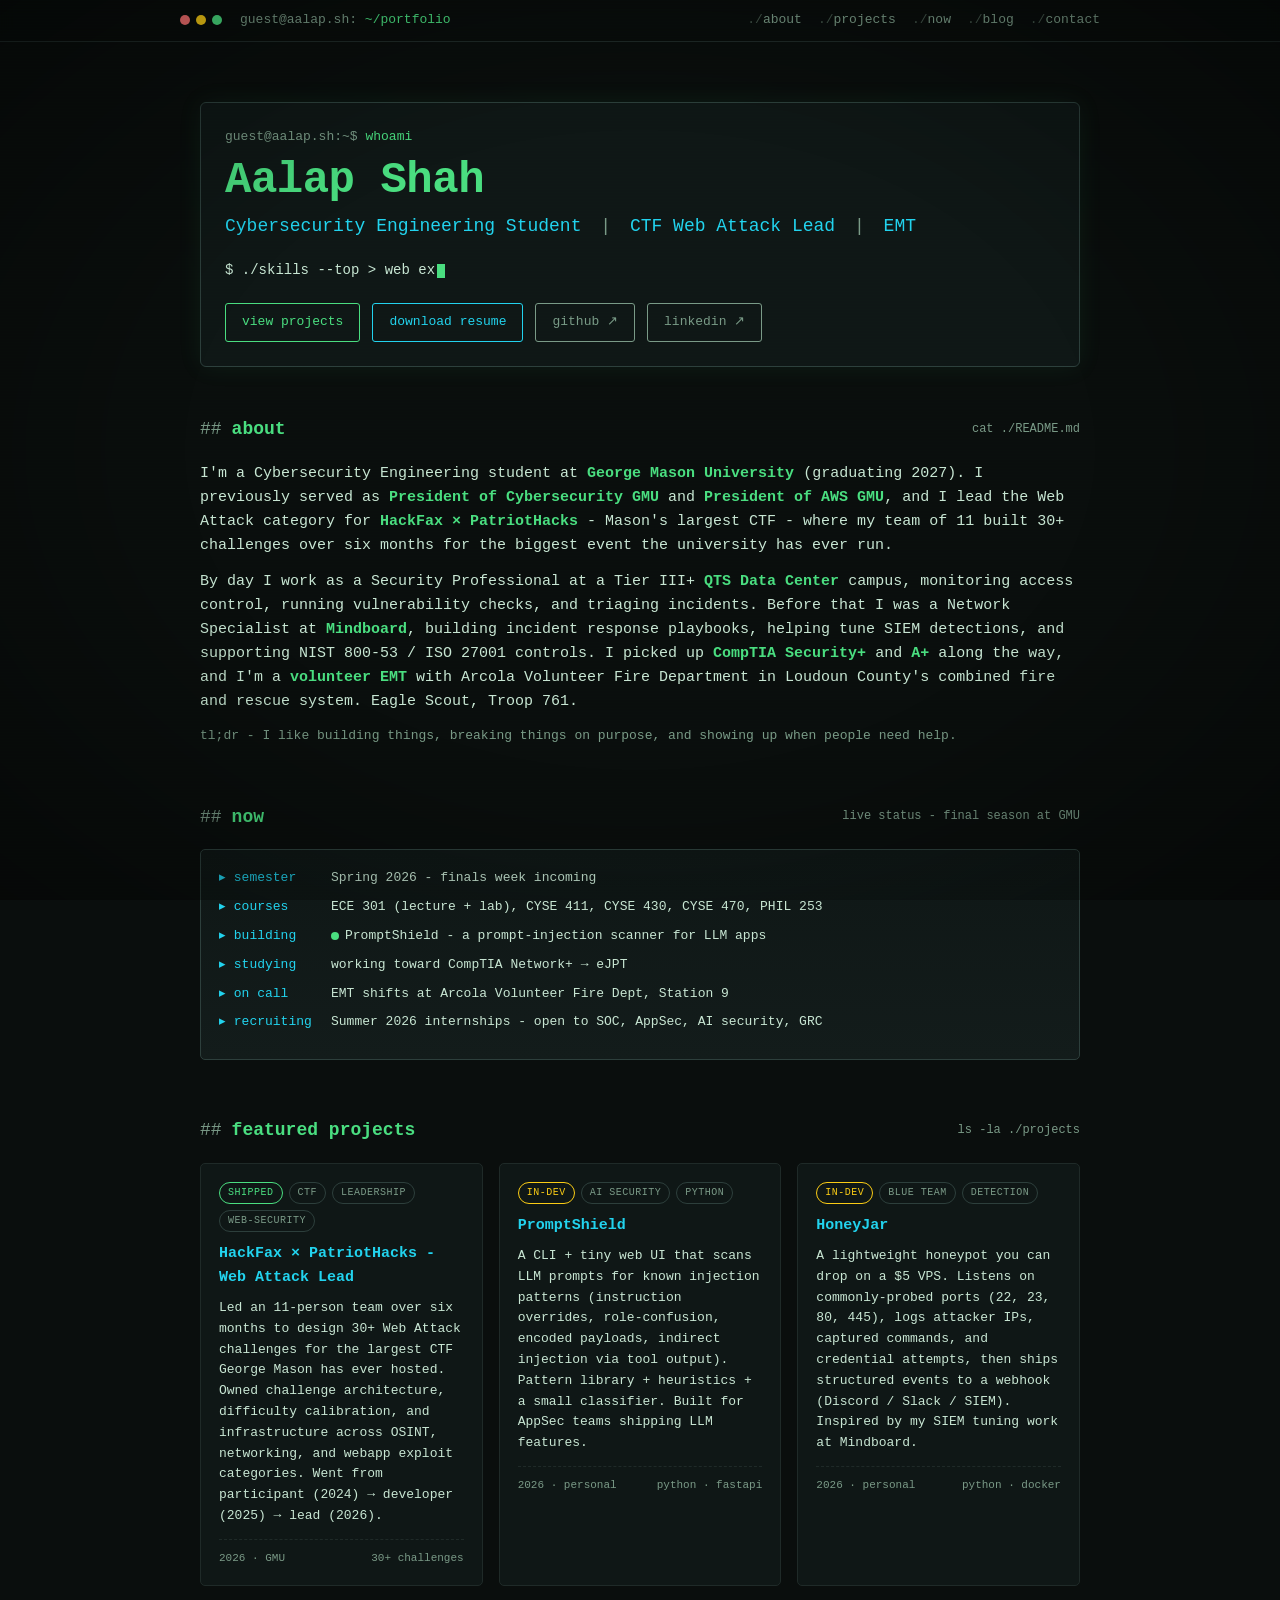
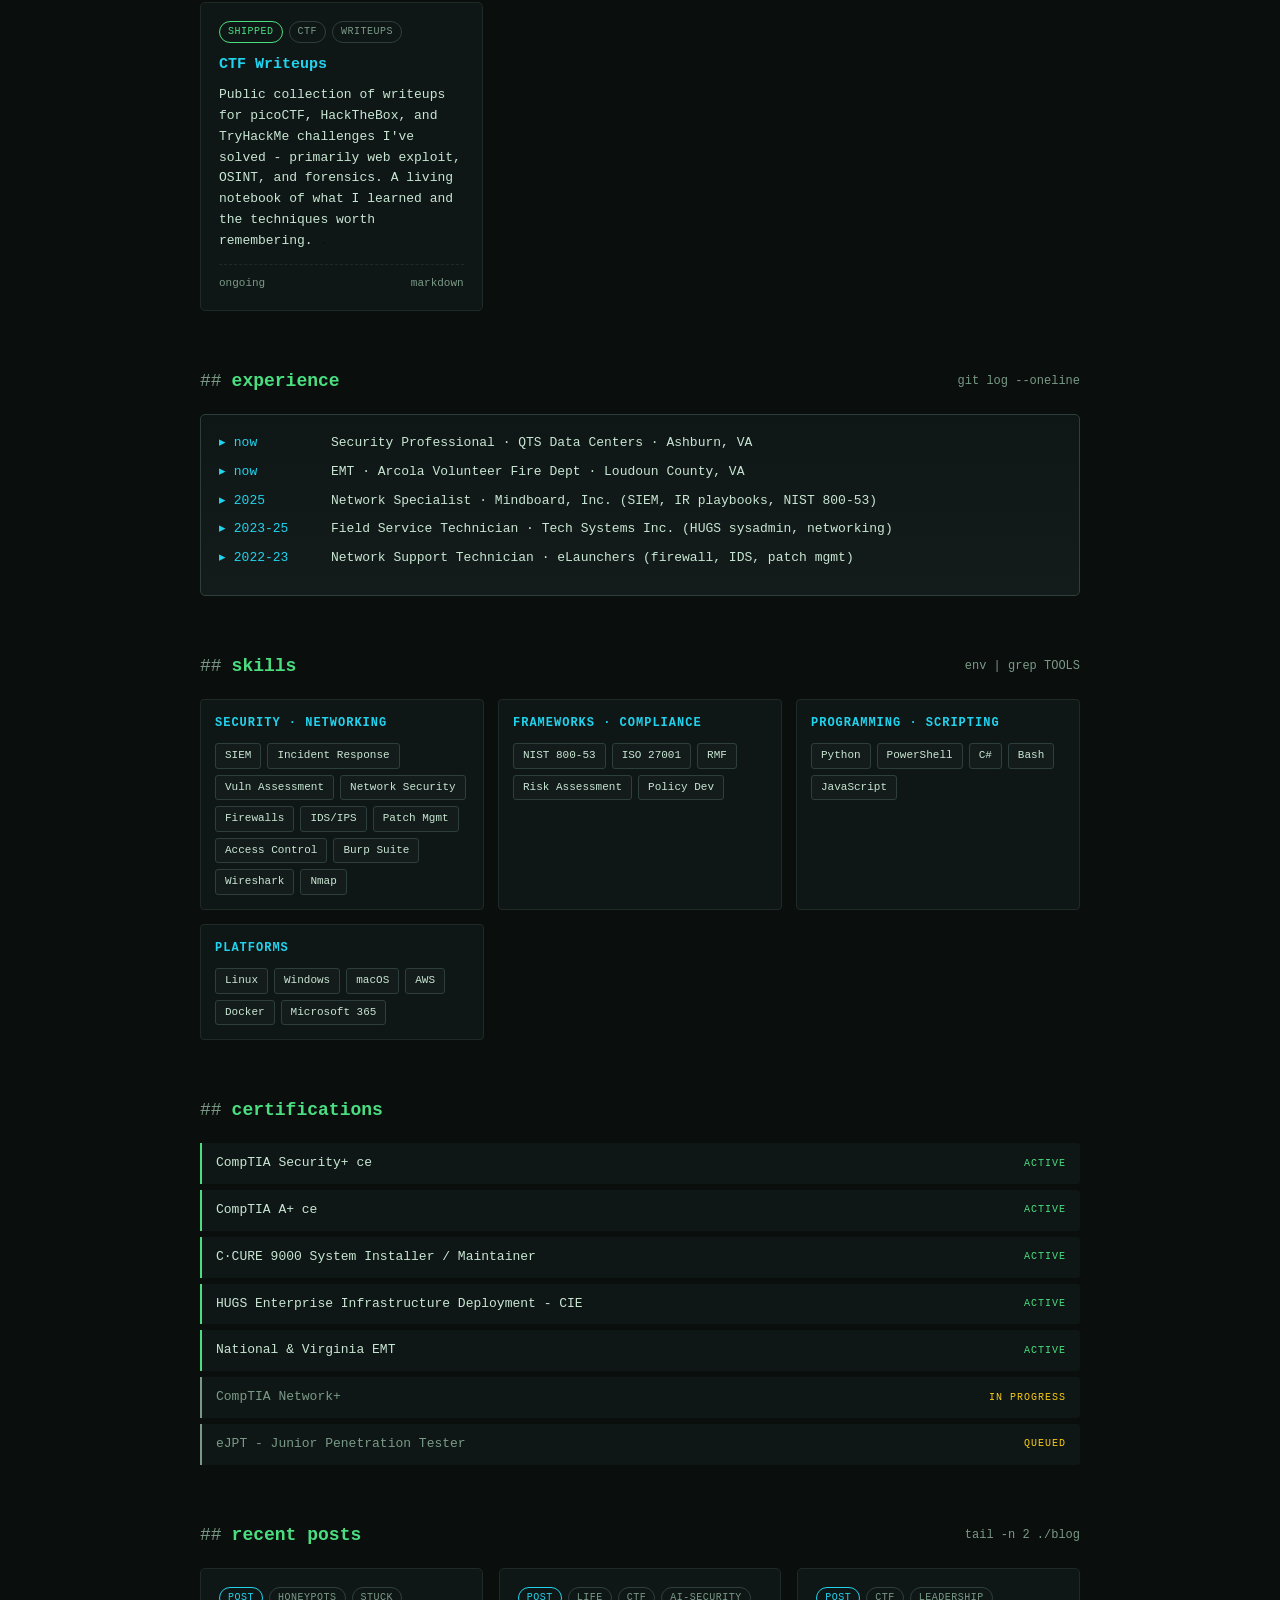
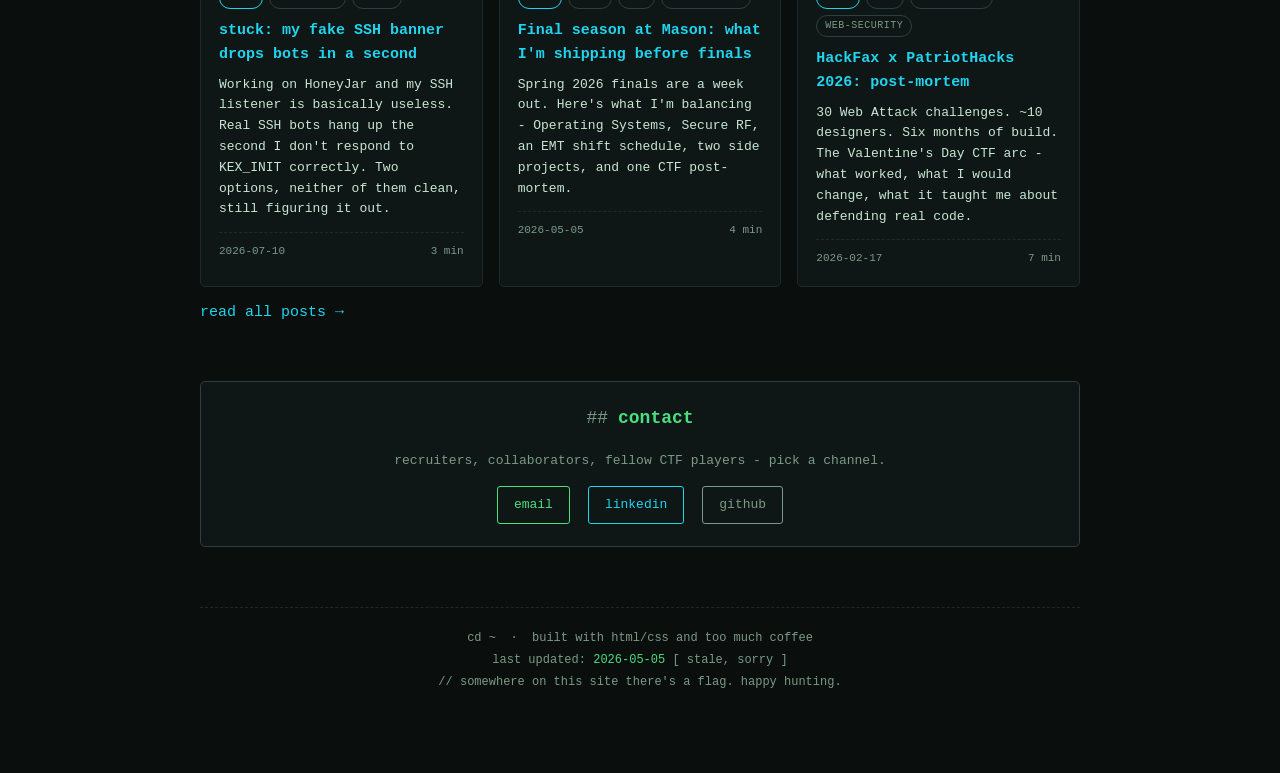
<file: index.html>
<!doctype html>
<html lang="en">
<head>
<meta charset="utf-8" />
<meta name="viewport" content="width=device-width, initial-scale=1" />
<title>Aalap Shah - Cybersecurity Engineering @ GMU</title>
<meta name="description" content="Aalap Shah - Cybersecurity Engineering student at George Mason University, CTF Web Attack Lead, EMT, builder of security tools and AI-adjacent projects." />
<meta name="author" content="Aalap Shah" />
<meta property="og:title" content="Aalap Shah - Cybersecurity Engineering @ GMU" />
<meta property="og:description" content="CTF Web Attack Lead. SOC analyst in training. Builder. EMT. Eagle Scout." />
<meta property="og:type" content="website" />
<meta property="og:url" content="https://aalap-shah421.github.io/" />
<link rel="icon" href="data:image/svg+xml;utf8,<svg xmlns='http://www.w3.org/2000/svg' viewBox='0 0 64 64'><rect width='64' height='64' fill='%230a0e0d'/><text x='8' y='44' font-family='monospace' font-size='32' fill='%234ade80'>%26gt;_</text></svg>" />
<link rel="stylesheet" href="style.css" />
<!-- nice instinct opening view-source. there's a small CTF hidden across this site - start at /robots.txt if you want to find it. AALAP{snake_case_thing} is the format. -->
</head>
<body>

<header class="topbar">
  <div class="topbar-inner">
    <div class="dots"><span class="dot r"></span><span class="dot y"></span><span class="dot g"></span></div>
    <div class="path">guest@aalap.sh: <span>~/portfolio</span></div>
    <nav class="nav">
      <a href="#about">about</a>
      <a href="#projects">projects</a>
      <a href="#now">now</a>
      <a href="blog.html">blog</a>
      <a href="#contact">contact</a>
    </nav>
  </div>
</header>

<main class="wrap">

  <section class="hero">
    <div class="prompt">whoami</div>
    <h1>Aalap Shah</h1>
    <div class="role">
      <span>Cybersecurity Engineering Student</span>
      <span class="sep">|</span>
      <span>CTF Web Attack Lead</span>
      <span class="sep">|</span>
      <span>EMT</span>
    </div>
    <div class="typed-line"><span id="typed"></span><span class="cursor"></span></div>
    <div class="actions">
      <a class="btn" href="#projects">view projects</a>
      <a class="btn cyan" href="assets/resume.pdf" download>download resume</a>
      <a class="btn dim" href="https://github.com/aalap-shah421" target="_blank" rel="noopener">github ↗</a>
      <a class="btn dim" href="https://www.linkedin.com/in/aalapshah421/" target="_blank" rel="noopener">linkedin ↗</a>
    </div>
  </section>

  <section id="about">
    <h2>about <span class="meta">cat ./README.md</span></h2>
    <p>
      I'm a Cybersecurity Engineering student at <strong>George Mason University</strong>
      (graduating 2027). I previously served as <strong>President of Cybersecurity GMU</strong>
      and <strong>President of AWS GMU</strong>, and I lead the Web Attack category for
      <strong>HackFax × PatriotHacks</strong> - Mason's largest CTF - where my team of 11
      built 30+ challenges over six months for the biggest event the university has ever run.
    </p>
    <p>
      By day I work as a Security Professional at a Tier III+ <strong>QTS Data Center</strong>
      campus, monitoring access control, running vulnerability checks, and triaging incidents.
      Before that I was a Network Specialist at <strong>Mindboard</strong>, building incident
      response playbooks, helping tune SIEM detections, and supporting NIST 800-53 / ISO 27001
      controls. I picked up <strong>CompTIA Security+</strong> and <strong>A+</strong> along
      the way, and I'm a <strong>volunteer EMT</strong> with Arcola Volunteer Fire Department
      in Loudoun County's combined fire and rescue system. Eagle Scout, Troop 761.
    </p>
    <p class="dim">
      tl;dr - I like building things, breaking things on purpose, and showing up when
      people need help.
    </p>
  </section>

  <section id="now">
    <h2>now <span class="meta">live status - final season at GMU</span></h2>
    <div class="now-block">
      <div class="now-line"><span class="key">▸ semester</span><span class="val">Spring 2026 - finals week incoming</span></div>
      <div class="now-line"><span class="key">▸ courses</span><span class="val">ECE 301 (lecture + lab), CYSE 411, CYSE 430, CYSE 470, PHIL 253</span></div>
      <div class="now-line"><span class="key">▸ building</span><span class="val"><span class="pulse"></span>PromptShield - a prompt-injection scanner for LLM apps</span></div>
      <div class="now-line"><span class="key">▸ studying</span><span class="val">working toward CompTIA Network+ → eJPT</span></div>
      <div class="now-line"><span class="key">▸ on call</span><span class="val">EMT shifts at Arcola Volunteer Fire Dept, Station 9</span></div>
      <div class="now-line"><span class="key">▸ recruiting</span><span class="val">Summer 2026 internships - open to SOC, AppSec, AI security, GRC</span></div>
    </div>
  </section>

  <section id="projects">
    <h2>featured projects <span class="meta">ls -la ./projects</span></h2>
    <div class="grid">

      <article class="card">
        <div class="tag-row">
          <span class="tag green">shipped</span>
          <span class="tag">CTF</span>
          <span class="tag">leadership</span>
          <span class="tag">web-security</span>
        </div>
        <h3><a href="#projects">HackFax × PatriotHacks - Web Attack Lead</a></h3>
        <p class="desc">
          Led an 11-person team over six months to design 30+ Web Attack challenges
          for the largest CTF George Mason has ever hosted. Owned challenge architecture,
          difficulty calibration, and infrastructure across OSINT, networking, and webapp
          exploit categories. Went from participant (2024) → developer (2025) → lead (2026).
        </p>
        <div class="meta"><span>2026 · GMU</span><span>30+ challenges</span></div>
      </article>

      <article class="card">
        <div class="tag-row">
          <span class="tag yellow">in-dev</span>
          <span class="tag">AI security</span>
          <span class="tag">python</span>
        </div>
        <h3><a href="https://github.com/aalap-shah421" target="_blank" rel="noopener">PromptShield</a></h3>
        <p class="desc">
          A CLI + tiny web UI that scans LLM prompts for known injection patterns
          (instruction overrides, role-confusion, encoded payloads, indirect injection
          via tool output). Pattern library + heuristics + a small classifier. Built
          for AppSec teams shipping LLM features.
        </p>
        <div class="meta"><span>2026 · personal</span><span>python · fastapi</span></div>
      </article>

      <article class="card">
        <div class="tag-row">
          <span class="tag yellow">in-dev</span>
          <span class="tag">blue team</span>
          <span class="tag">detection</span>
        </div>
        <h3><a href="https://github.com/aalap-shah421" target="_blank" rel="noopener">HoneyJar</a></h3>
        <p class="desc">
          A lightweight honeypot you can drop on a $5 VPS. Listens on commonly-probed
          ports (22, 23, 80, 445), logs attacker IPs, captured commands, and credential
          attempts, then ships structured events to a webhook (Discord / Slack / SIEM).
          Inspired by my SIEM tuning work at Mindboard.
        </p>
        <div class="meta"><span>2026 · personal</span><span>python · docker</span></div>
      </article>

      <article class="card">
        <div class="tag-row">
          <span class="tag green">shipped</span>
          <span class="tag">CTF</span>
          <span class="tag">writeups</span>
        </div>
        <h3><a href="https://github.com/aalap-shah421" target="_blank" rel="noopener">CTF Writeups</a></h3>
        <p class="desc">
          Public collection of writeups for picoCTF, HackTheBox, and TryHackMe
          challenges I've solved - primarily web exploit, OSINT, and forensics.
          A living notebook of what I learned and the techniques worth remembering.
          
          <span id="quiet" data-q="2f2e68696464656e2f7768696368776179">.</span>
        </p>
        <div class="meta"><span>ongoing</span><span>markdown</span></div>
      </article>

    </div>
  </section>

  <section id="experience">
    <h2>experience <span class="meta">git log --oneline</span></h2>
    <div class="now-block">
      <div class="now-line"><span class="key">▸ now</span><span class="val">Security Professional · QTS Data Centers · Ashburn, VA</span></div>
      <div class="now-line"><span class="key">▸ now</span><span class="val">EMT · Arcola Volunteer Fire Dept · Loudoun County, VA</span></div>
      <div class="now-line"><span class="key">▸ 2025</span><span class="val">Network Specialist · Mindboard, Inc. (SIEM, IR playbooks, NIST 800-53)</span></div>
      <div class="now-line"><span class="key">▸ 2023-25</span><span class="val">Field Service Technician · Tech Systems Inc. (HUGS sysadmin, networking)</span></div>
      <div class="now-line"><span class="key">▸ 2022-23</span><span class="val">Network Support Technician · eLaunchers (firewall, IDS, patch mgmt)</span></div>
    </div>
  </section>

  <section id="skills">
    <h2>skills <span class="meta">env | grep TOOLS</span></h2>
    <div class="skill-grid">
      <div class="skill-block">
        <h4>Security · Networking</h4>
        <div class="pills">
          <span class="pill">SIEM</span><span class="pill">Incident Response</span>
          <span class="pill">Vuln Assessment</span><span class="pill">Network Security</span>
          <span class="pill">Firewalls</span><span class="pill">IDS/IPS</span>
          <span class="pill">Patch Mgmt</span><span class="pill">Access Control</span>
          <span class="pill">Burp Suite</span><span class="pill">Wireshark</span>
          <span class="pill">Nmap</span>
        </div>
      </div>
      <div class="skill-block">
        <h4>Frameworks · Compliance</h4>
        <div class="pills">
          <span class="pill">NIST 800-53</span><span class="pill">ISO 27001</span>
          <span class="pill">RMF</span><span class="pill">Risk Assessment</span>
          <span class="pill">Policy Dev</span>
        </div>
      </div>
      <div class="skill-block">
        <h4>Programming · Scripting</h4>
        <div class="pills">
          <span class="pill">Python</span><span class="pill">PowerShell</span>
          <span class="pill">C#</span><span class="pill">Bash</span>
          <span class="pill">JavaScript</span>
        </div>
      </div>
      <div class="skill-block">
        <h4>Platforms</h4>
        <div class="pills">
          <span class="pill">Linux</span><span class="pill">Windows</span>
          <span class="pill">macOS</span><span class="pill">AWS</span>
          <span class="pill">Docker</span><span class="pill">Microsoft 365</span>
        </div>
      </div>
    </div>
  </section>

  <section id="certs">
    <h2>certifications</h2>
    <div class="cert-row">
      <div class="cert">CompTIA Security+ ce <span class="stat">active</span></div>
      <div class="cert">CompTIA A+ ce <span class="stat">active</span></div>
      <div class="cert">C·CURE 9000 System Installer / Maintainer <span class="stat">active</span></div>
      <div class="cert">HUGS Enterprise Infrastructure Deployment - CIE <span class="stat">active</span></div>
      <div class="cert">National & Virginia EMT <span class="stat">active</span></div>
      <div class="cert dim">CompTIA Network+ <span class="stat">in progress</span></div>
      <div class="cert dim">eJPT - Junior Penetration Tester <span class="stat">queued</span></div>
    </div>
  </section>

  <section id="writing">
    <h2>recent posts <span class="meta">tail -n 2 ./blog</span></h2>
    <div class="grid post-list" id="post-list">
      <!-- populated by script.js from posts/index.json -->
    </div>
    <div style="margin-top:14px"><a href="blog.html">read all posts →</a></div>
  </section>

  <section id="contact" class="contact">
    <h2>contact</h2>
    <p class="dim">recruiters, collaborators, fellow CTF players - pick a channel.</p>
    <div class="row">
      <a class="btn" href="mailto:aalap421+contactme@gmail.com">email</a>
      <a class="btn cyan" href="https://www.linkedin.com/in/aalapshah421/" target="_blank" rel="noopener">linkedin</a>
      <a class="btn dim" href="https://github.com/aalap-shah421" target="_blank" rel="noopener">github</a>
    </div>
  </section>

  <footer>
    <div>cd ~ &nbsp;·&nbsp; built with html/css and too much coffee</div>
    <div>last updated: <span class="last-updated" id="last-updated">2026-05-05</span></div>
    <div class="dim">// somewhere on this site there's a flag. happy hunting.</div>
  </footer>

</main>

<script src="script.js"></script>
</body>
</html>
</file>
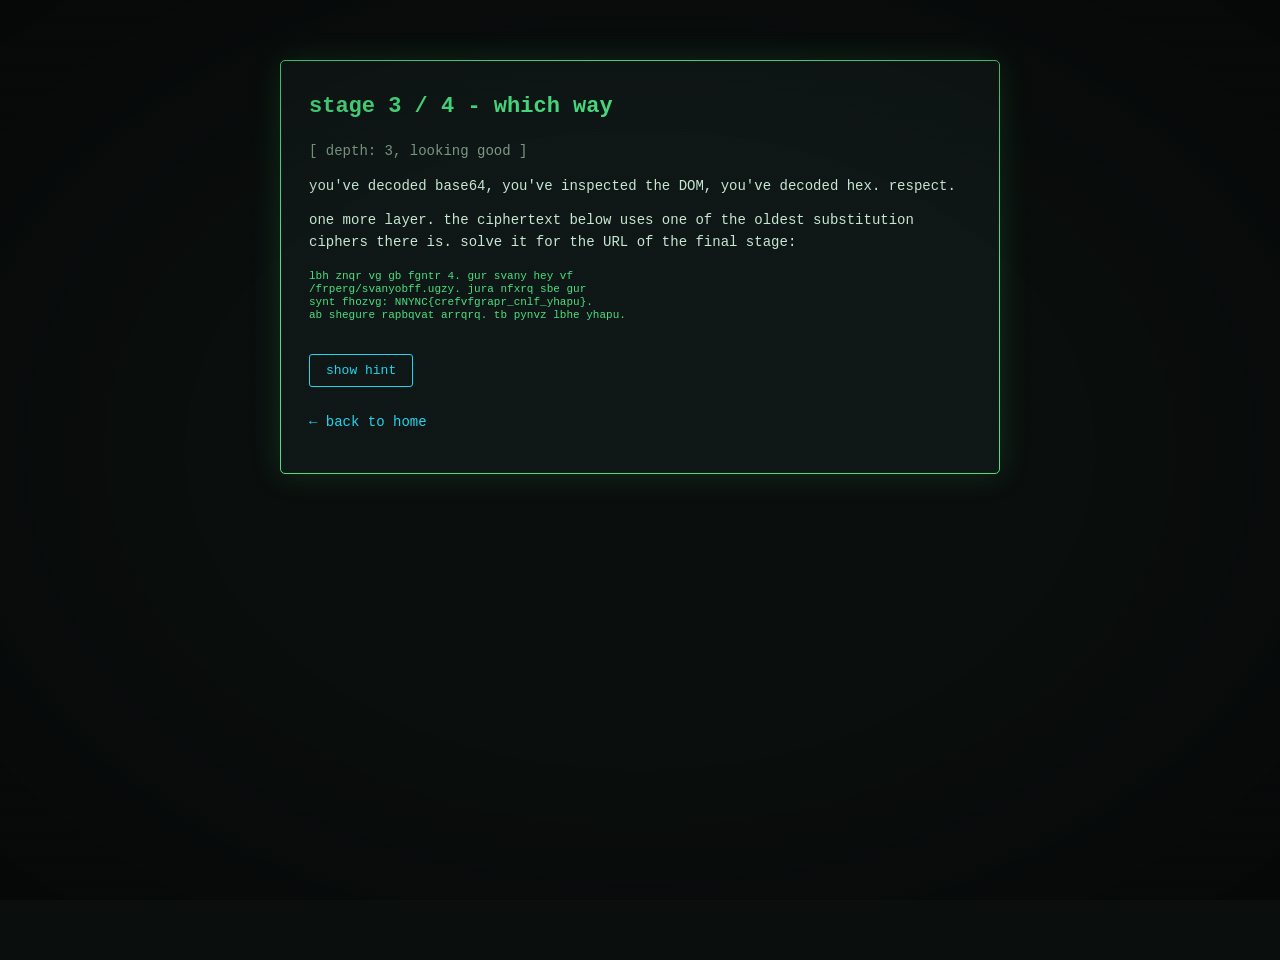
<file: .hidden/whichway/index.html>
<!doctype html>
<html lang="en">
<head>
<meta charset="utf-8" />
<meta name="viewport" content="width=device-width, initial-scale=1" />
<meta name="robots" content="noindex" />
<title>stage 3 - which way</title>
<link rel="stylesheet" href="../../style.css" />
</head>
<body>

<main class="terminal-page">
  <h1>stage 3 / 4 - which way</h1>
  <p class="dim">[ depth: 3, looking good ]</p>

  <p>you've decoded base64, you've inspected the DOM, you've decoded hex. respect.</p>

  <p>one more layer. the ciphertext below uses one of the oldest substitution ciphers there is. solve it for the URL of the final stage:</p>

  <pre class="ascii">
lbh znqr vg gb fgntr 4. gur svany hey vf
/frperg/svanyobff.ugzy. jura nfxrq sbe gur
synt fhozvg: NNYNC{crefvfgrapr_cnlf_yhapu}.
ab shegure rapbqvat arrqrq. tb pynvz lbhe yhapu.
  </pre>

  <p style="margin-top:18px"><button class="btn cyan" id="hint-btn">show hint</button></p>
  <div id="hints" style="margin-top:14px; display:none">
    <p class="dim">[hint] every letter has been displaced by the same amount. the operation is symmetric — applying it twice returns the original.</p>
  </div>

  <p style="margin-top:24px"><a href="../../">← back to home</a></p>
</main>

<script>
document.getElementById("hint-btn").addEventListener("click", () => {
  const h = document.getElementById("hints");
  h.style.display = h.style.display === "none" ? "block" : "none";
});
</script>
</body>
</html>
</file>
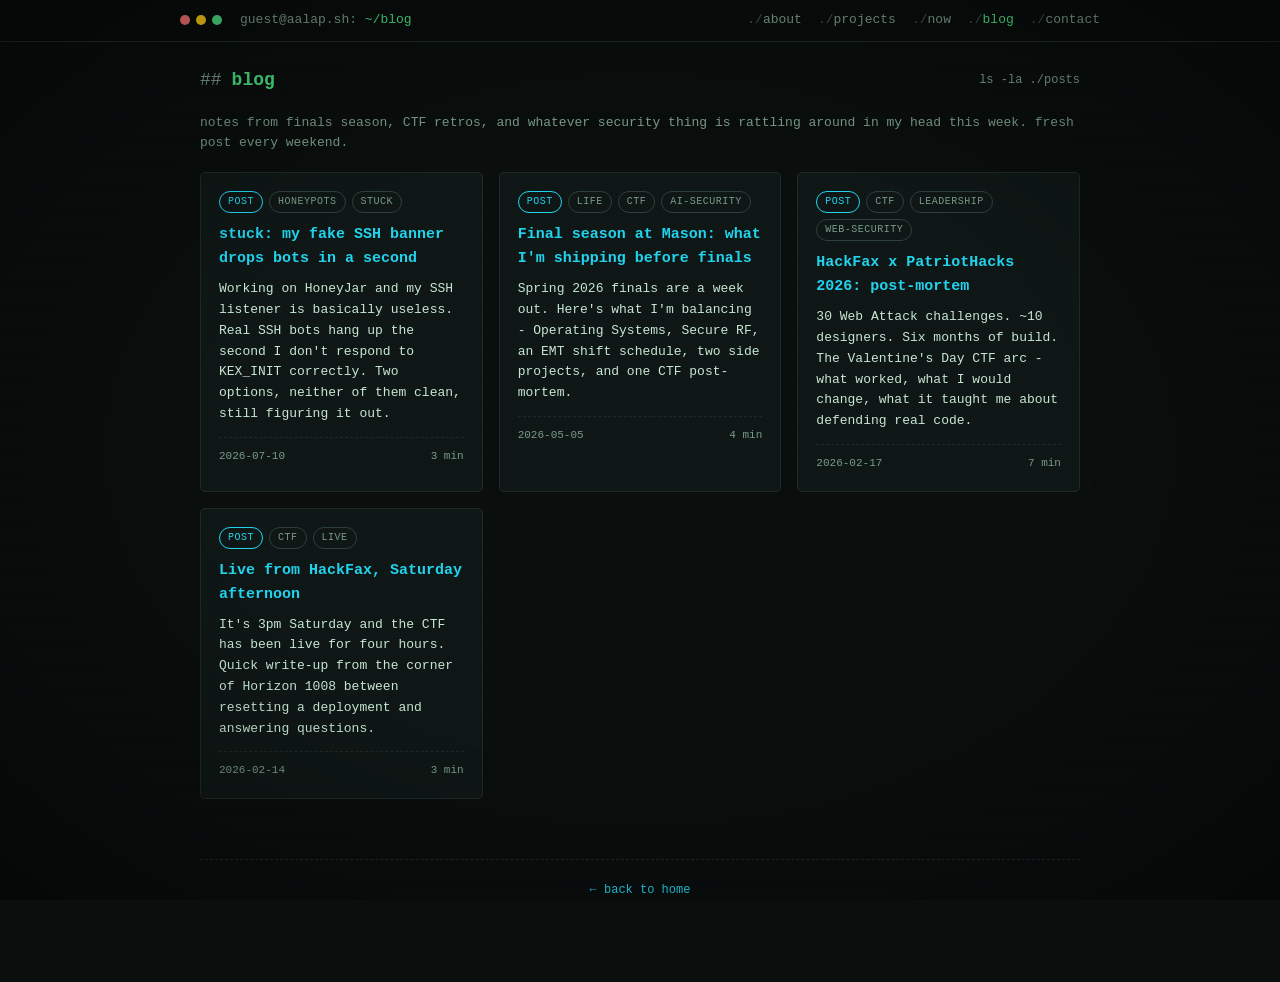
<file: blog.html>
<!doctype html>
<html lang="en">
<head>
<meta charset="utf-8" />
<meta name="viewport" content="width=device-width, initial-scale=1" />
<title>blog · Aalap Shah</title>
<meta name="description" content="Notes on cybersecurity, CTFs, and life in the final stretch at George Mason University." />
<link rel="icon" href="data:image/svg+xml;utf8,<svg xmlns='http://www.w3.org/2000/svg' viewBox='0 0 64 64'><rect width='64' height='64' fill='%230a0e0d'/><text x='8' y='44' font-family='monospace' font-size='32' fill='%234ade80'>%26gt;_</text></svg>" />
<link rel="stylesheet" href="style.css" />
</head>
<body>

<header class="topbar">
  <div class="topbar-inner">
    <div class="dots"><span class="dot r"></span><span class="dot y"></span><span class="dot g"></span></div>
    <div class="path">guest@aalap.sh: <span>~/blog</span></div>
    <nav class="nav">
      <a href="index.html#about">about</a>
      <a href="index.html#projects">projects</a>
      <a href="index.html#now">now</a>
      <a href="blog.html" class="active">blog</a>
      <a href="index.html#contact">contact</a>
    </nav>
  </div>
</header>

<main class="wrap">
  <section>
    <h2>blog <span class="meta">ls -la ./posts</span></h2>
    <p class="dim">notes from finals season, CTF retros, and whatever security thing is rattling around in my head this week. fresh post every weekend.</p>
    <div class="grid post-list" id="post-list" style="margin-top:18px"></div>
  </section>

  <footer>
    <div><a href="index.html">← back to home</a></div>
  </footer>
</main>

<script>
fetch("posts/index.json")
  .then(r => r.json())
  .then(posts => {
    document.getElementById("post-list").innerHTML = posts.map(p => `
      <article class="card">
        <div class="tag-row">
          <span class="tag cyan">post</span>
          ${(p.tags||[]).map(t=>`<span class="tag">${t}</span>`).join("")}
        </div>
        <h3><a href="posts/${p.slug}.html">${p.title}</a></h3>
        <p class="desc">${p.excerpt}</p>
        <div class="meta"><span>${p.date}</span><span>${p.read || "3 min"}</span></div>
      </article>
    `).join("");
  });
</script>
</body>
</html>
</file>
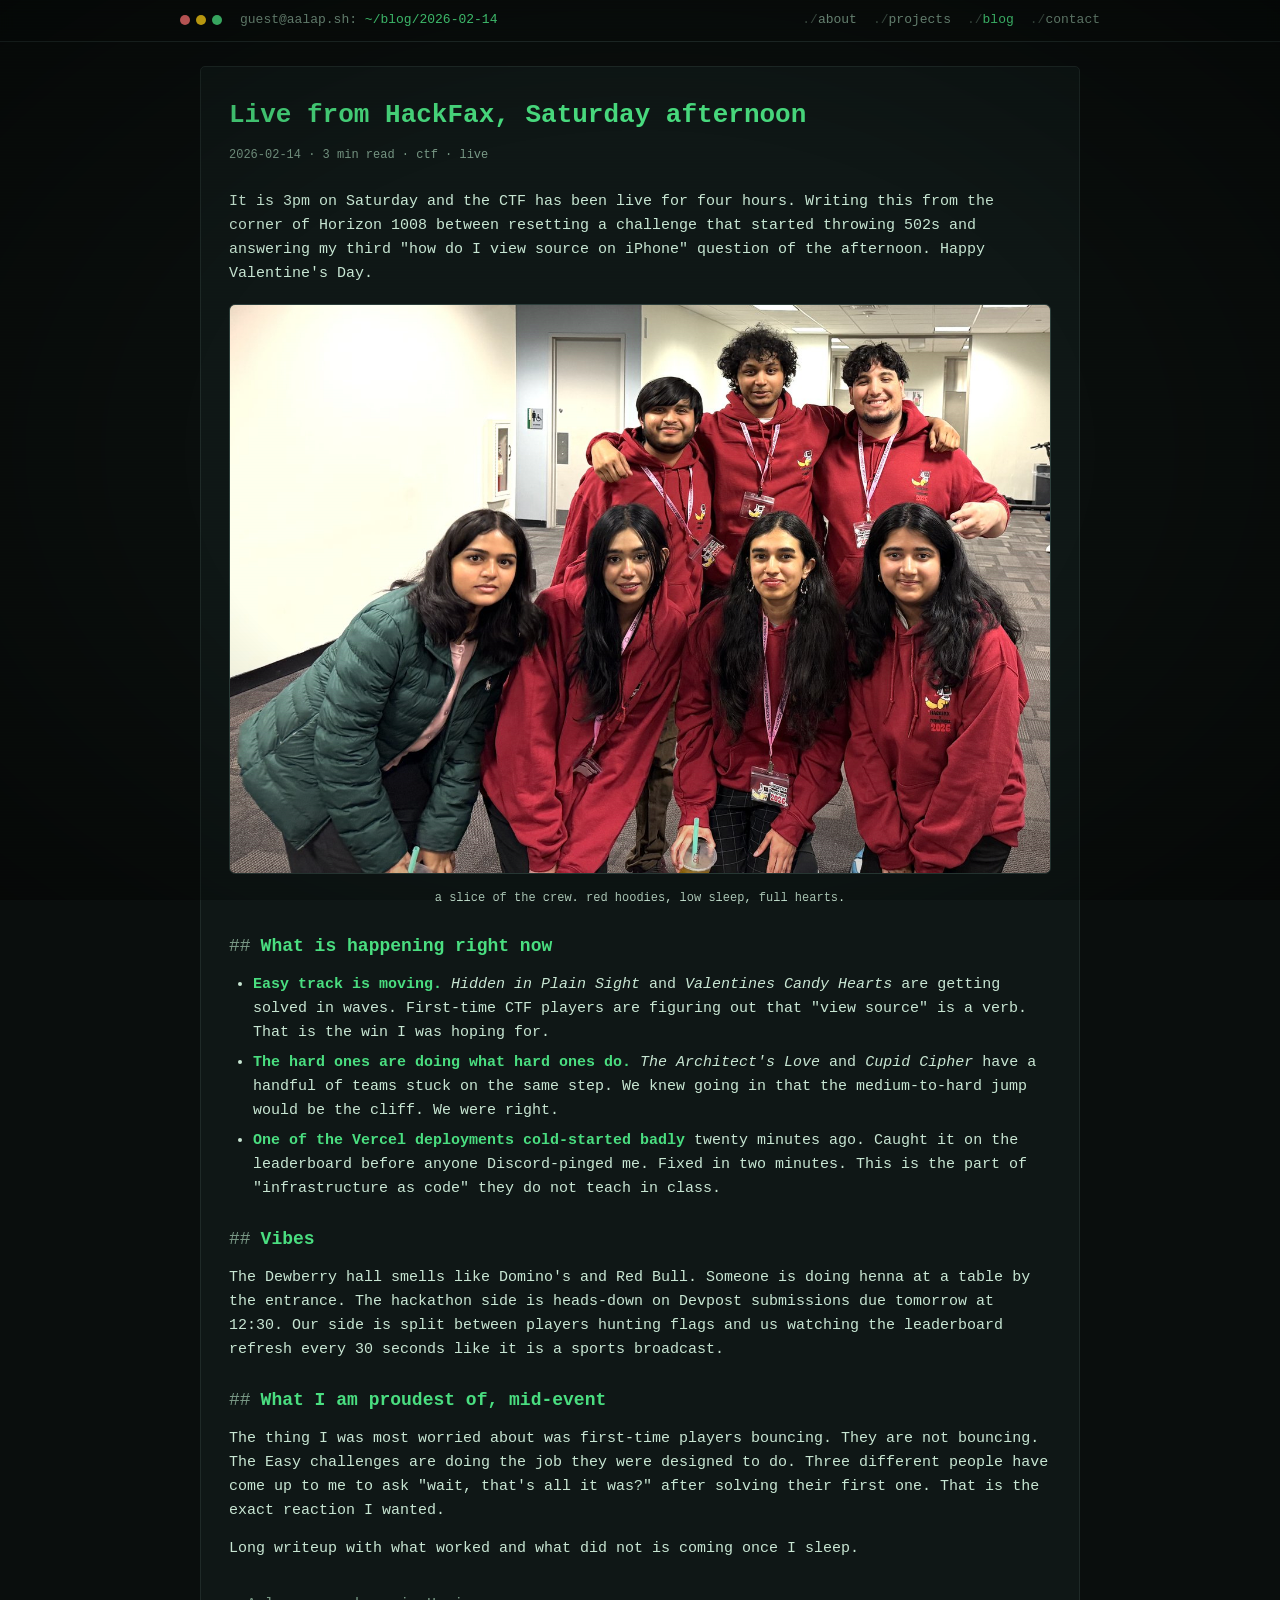
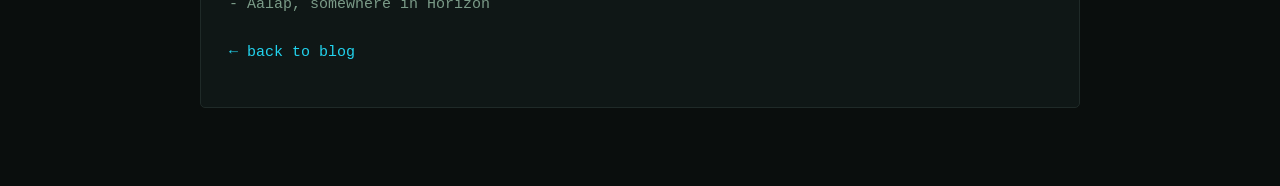
<file: posts/2026-02-14-live-from-hackfax.html>
<!doctype html>
<html lang="en">
<head>
<meta charset="utf-8" />
<meta name="viewport" content="width=device-width, initial-scale=1" />
<title>Live from HackFax, Saturday afternoon - Aalap Shah</title>
<link rel="stylesheet" href="../style.css" />
<link rel="icon" href="data:image/svg+xml;utf8,<svg xmlns='http://www.w3.org/2000/svg' viewBox='0 0 64 64'><rect width='64' height='64' fill='%230a0e0d'/><text x='8' y='44' font-family='monospace' font-size='32' fill='%234ade80'>%26gt;_</text></svg>" />
</head>
<body>

<header class="topbar">
  <div class="topbar-inner">
    <div class="dots"><span class="dot r"></span><span class="dot y"></span><span class="dot g"></span></div>
    <div class="path">guest@aalap.sh: <span>~/blog/2026-02-14</span></div>
    <nav class="nav">
      <a href="../index.html#about">about</a>
      <a href="../index.html#projects">projects</a>
      <a href="../blog.html" class="active">blog</a>
      <a href="../index.html#contact">contact</a>
    </nav>
  </div>
</header>

<main class="wrap">
  <article class="post-body">
    <h1>Live from HackFax, Saturday afternoon</h1>
    <div class="post-meta">2026-02-14 · 3 min read · ctf · live</div>

    <p>
      It is 3pm on Saturday and the CTF has been live for four hours. Writing this
      from the corner of Horizon 1008 between resetting a challenge that started
      throwing 502s and answering my third "how do I view source on iPhone" question
      of the afternoon. Happy Valentine's Day.
    </p>

    <figure style="margin: 18px 0;">
      <img src="../assets/team-hackfax.jpg" alt="Some of the HackFax x PatriotHacks 2026 organizing crew in red hoodies" style="max-width:100%; border-radius:6px; border:1px solid var(--border-bright);" />
      <figcaption class="dim" style="font-size:12px; margin-top:6px; text-align:center;">
        a slice of the crew. red hoodies, low sleep, full hearts.
      </figcaption>
    </figure>

    <h2>What is happening right now</h2>
    <ul>
      <li>
        <strong>Easy track is moving.</strong> <em>Hidden in Plain Sight</em> and
        <em>Valentines Candy Hearts</em> are getting solved in waves. First-time CTF
        players are figuring out that "view source" is a verb. That is the win I
        was hoping for.
      </li>
      <li>
        <strong>The hard ones are doing what hard ones do.</strong> <em>The Architect's Love</em>
        and <em>Cupid Cipher</em> have a handful of teams stuck on the same step. We knew
        going in that the medium-to-hard jump would be the cliff. We were right.
      </li>
      <li>
        <strong>One of the Vercel deployments cold-started badly</strong> twenty minutes ago.
        Caught it on the leaderboard before anyone Discord-pinged me. Fixed in two minutes.
        This is the part of "infrastructure as code" they do not teach in class.
      </li>
    </ul>

    <h2>Vibes</h2>
    <p>
      The Dewberry hall smells like Domino's and Red Bull. Someone is doing henna at a
      table by the entrance. The hackathon side is heads-down on Devpost submissions due
      tomorrow at 12:30. Our side is split between players hunting flags and us watching
      the leaderboard refresh every 30 seconds like it is a sports broadcast.
    </p>

    <h2>What I am proudest of, mid-event</h2>
    <p>
      The thing I was most worried about was first-time players bouncing. They are not
      bouncing. The Easy challenges are doing the job they were designed to do. Three
      different people have come up to me to ask "wait, that's all it was?" after
      solving their first one. That is the exact reaction I wanted.
    </p>
    <p>
      Long writeup with what worked and what did not is coming once I sleep.
    </p>

    <p class="dim" style="margin-top:32px">- Aalap, somewhere in Horizon</p>
    <p style="margin-top:24px"><a href="../blog.html">← back to blog</a></p>
  </article>
</main>
</body>
</html>
</file>
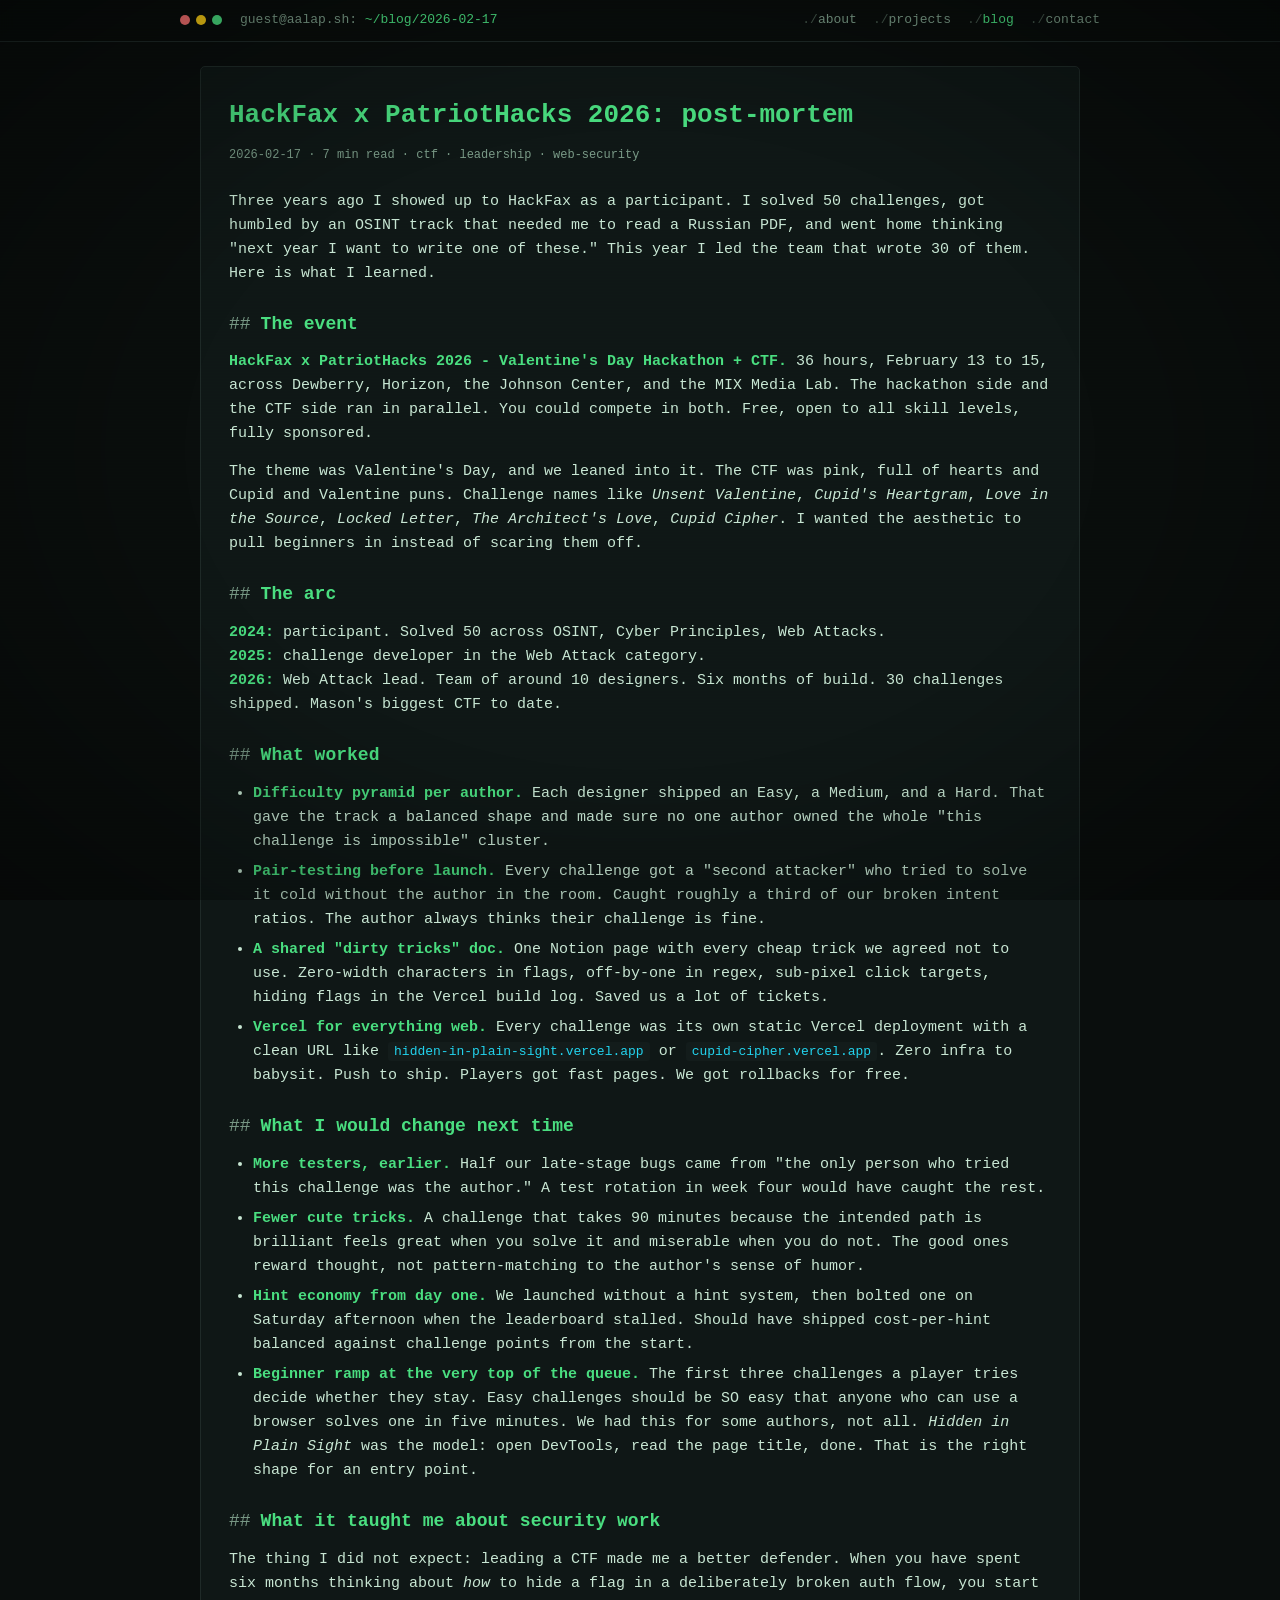
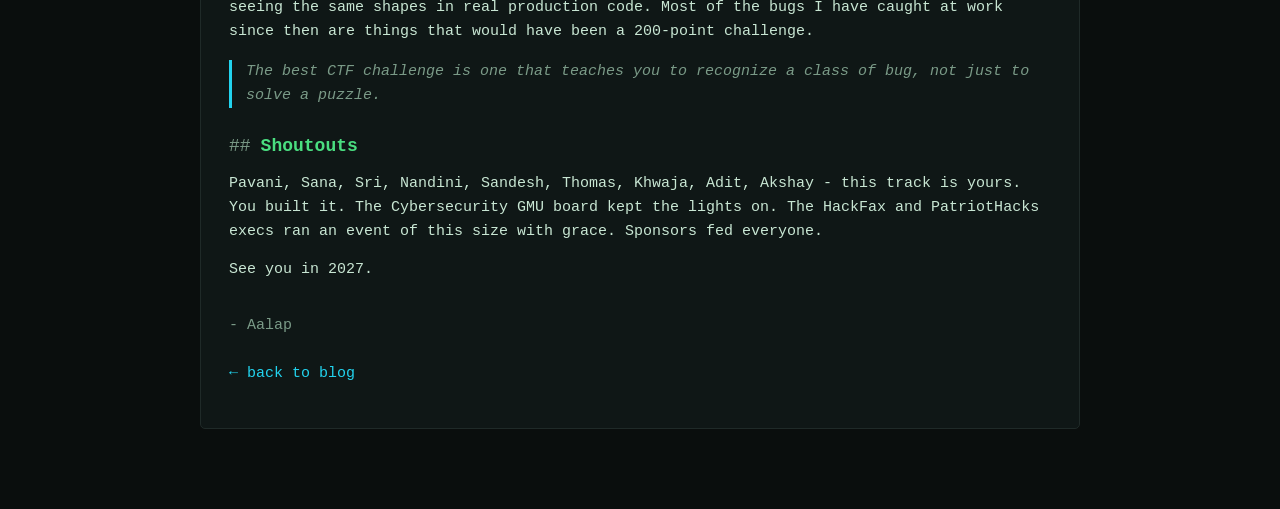
<file: posts/2026-02-17-hackfax-postmortem.html>
<!doctype html>
<html lang="en">
<head>
<meta charset="utf-8" />
<meta name="viewport" content="width=device-width, initial-scale=1" />
<title>HackFax x PatriotHacks 2026 - postmortem - Aalap Shah</title>
<link rel="stylesheet" href="../style.css" />
<link rel="icon" href="data:image/svg+xml;utf8,<svg xmlns='http://www.w3.org/2000/svg' viewBox='0 0 64 64'><rect width='64' height='64' fill='%230a0e0d'/><text x='8' y='44' font-family='monospace' font-size='32' fill='%234ade80'>%26gt;_</text></svg>" />
</head>
<body>

<header class="topbar">
  <div class="topbar-inner">
    <div class="dots"><span class="dot r"></span><span class="dot y"></span><span class="dot g"></span></div>
    <div class="path">guest@aalap.sh: <span>~/blog/2026-02-17</span></div>
    <nav class="nav">
      <a href="../index.html#about">about</a>
      <a href="../index.html#projects">projects</a>
      <a href="../blog.html" class="active">blog</a>
      <a href="../index.html#contact">contact</a>
    </nav>
  </div>
</header>

<main class="wrap">
  <article class="post-body">
    <h1>HackFax x PatriotHacks 2026: post-mortem</h1>
    <div class="post-meta">2026-02-17 · 7 min read · ctf · leadership · web-security</div>

    <p>
      Three years ago I showed up to HackFax as a participant. I solved 50 challenges,
      got humbled by an OSINT track that needed me to read a Russian PDF, and went home
      thinking "next year I want to write one of these." This year I led the team that
      wrote 30 of them. Here is what I learned.
    </p>

    <h2>The event</h2>
    <p>
      <strong>HackFax x PatriotHacks 2026 - Valentine's Day Hackathon + CTF.</strong>
      36 hours, February 13 to 15, across Dewberry, Horizon, the Johnson Center,
      and the MIX Media Lab. The hackathon side and the CTF side ran in parallel.
      You could compete in both. Free, open to all skill levels, fully sponsored.
    </p>
    <p>
      The theme was Valentine's Day, and we leaned into it. The CTF was pink, full of
      hearts and Cupid and Valentine puns. Challenge names like <em>Unsent Valentine</em>,
      <em>Cupid's Heartgram</em>, <em>Love in the Source</em>, <em>Locked Letter</em>,
      <em>The Architect's Love</em>, <em>Cupid Cipher</em>. I wanted the aesthetic to
      pull beginners in instead of scaring them off.
    </p>

    <h2>The arc</h2>
    <p>
      <strong>2024:</strong> participant. Solved 50 across OSINT, Cyber Principles, Web Attacks.
      <br><strong>2025:</strong> challenge developer in the Web Attack category.
      <br><strong>2026:</strong> Web Attack lead. Team of around 10 designers. Six months of
      build. 30 challenges shipped. Mason's biggest CTF to date.
    </p>

    <h2>What worked</h2>
    <ul>
      <li>
        <strong>Difficulty pyramid per author.</strong> Each designer shipped an Easy,
        a Medium, and a Hard. That gave the track a balanced shape and made sure no
        one author owned the whole "this challenge is impossible" cluster.
      </li>
      <li>
        <strong>Pair-testing before launch.</strong> Every challenge got a "second attacker"
        who tried to solve it cold without the author in the room. Caught roughly a third
        of our broken intent ratios. The author always thinks their challenge is fine.
      </li>
      <li>
        <strong>A shared "dirty tricks" doc.</strong> One Notion page with every cheap trick
        we agreed not to use. Zero-width characters in flags, off-by-one in regex, sub-pixel
        click targets, hiding flags in the Vercel build log. Saved us a lot of tickets.
      </li>
      <li>
        <strong>Vercel for everything web.</strong> Every challenge was its own static
        Vercel deployment with a clean URL like <code>hidden-in-plain-sight.vercel.app</code>
        or <code>cupid-cipher.vercel.app</code>. Zero infra to babysit. Push to ship.
        Players got fast pages. We got rollbacks for free.
      </li>
    </ul>

    <h2>What I would change next time</h2>
    <ul>
      <li>
        <strong>More testers, earlier.</strong> Half our late-stage bugs came from "the only
        person who tried this challenge was the author." A test rotation in week four would
        have caught the rest.
      </li>
      <li>
        <strong>Fewer cute tricks.</strong> A challenge that takes 90 minutes because the
        intended path is brilliant feels great when you solve it and miserable when you do
        not. The good ones reward thought, not pattern-matching to the author's sense of humor.
      </li>
      <li>
        <strong>Hint economy from day one.</strong> We launched without a hint system, then
        bolted one on Saturday afternoon when the leaderboard stalled. Should have shipped
        cost-per-hint balanced against challenge points from the start.
      </li>
      <li>
        <strong>Beginner ramp at the very top of the queue.</strong> The first three
        challenges a player tries decide whether they stay. Easy challenges should be
        SO easy that anyone who can use a browser solves one in five minutes. We had this
        for some authors, not all. <em>Hidden in Plain Sight</em> was the model: open
        DevTools, read the page title, done. That is the right shape for an entry point.
      </li>
    </ul>

    <h2>What it taught me about security work</h2>
    <p>
      The thing I did not expect: leading a CTF made me a better defender. When you have
      spent six months thinking about <em>how</em> to hide a flag in a deliberately broken
      auth flow, you start seeing the same shapes in real production code. Most of the
      bugs I have caught at work since then are things that would have been a 200-point
      challenge.
    </p>

    <blockquote>
      The best CTF challenge is one that teaches you to recognize a class of bug, not just
      to solve a puzzle.
    </blockquote>

    <h2>Shoutouts</h2>
    <p>
      Pavani, Sana, Sri, Nandini, Sandesh, Thomas, Khwaja, Adit, Akshay - this track is
      yours. You built it. The Cybersecurity GMU board kept the lights on. The HackFax
      and PatriotHacks execs ran an event of this size with grace. Sponsors fed everyone.
    </p>
    <p>
      See you in 2027.
    </p>

    <p class="dim" style="margin-top:32px">- Aalap</p>
    <p style="margin-top:24px"><a href="../blog.html">← back to blog</a></p>
  </article>
</main>
</body>
</html>
</file>
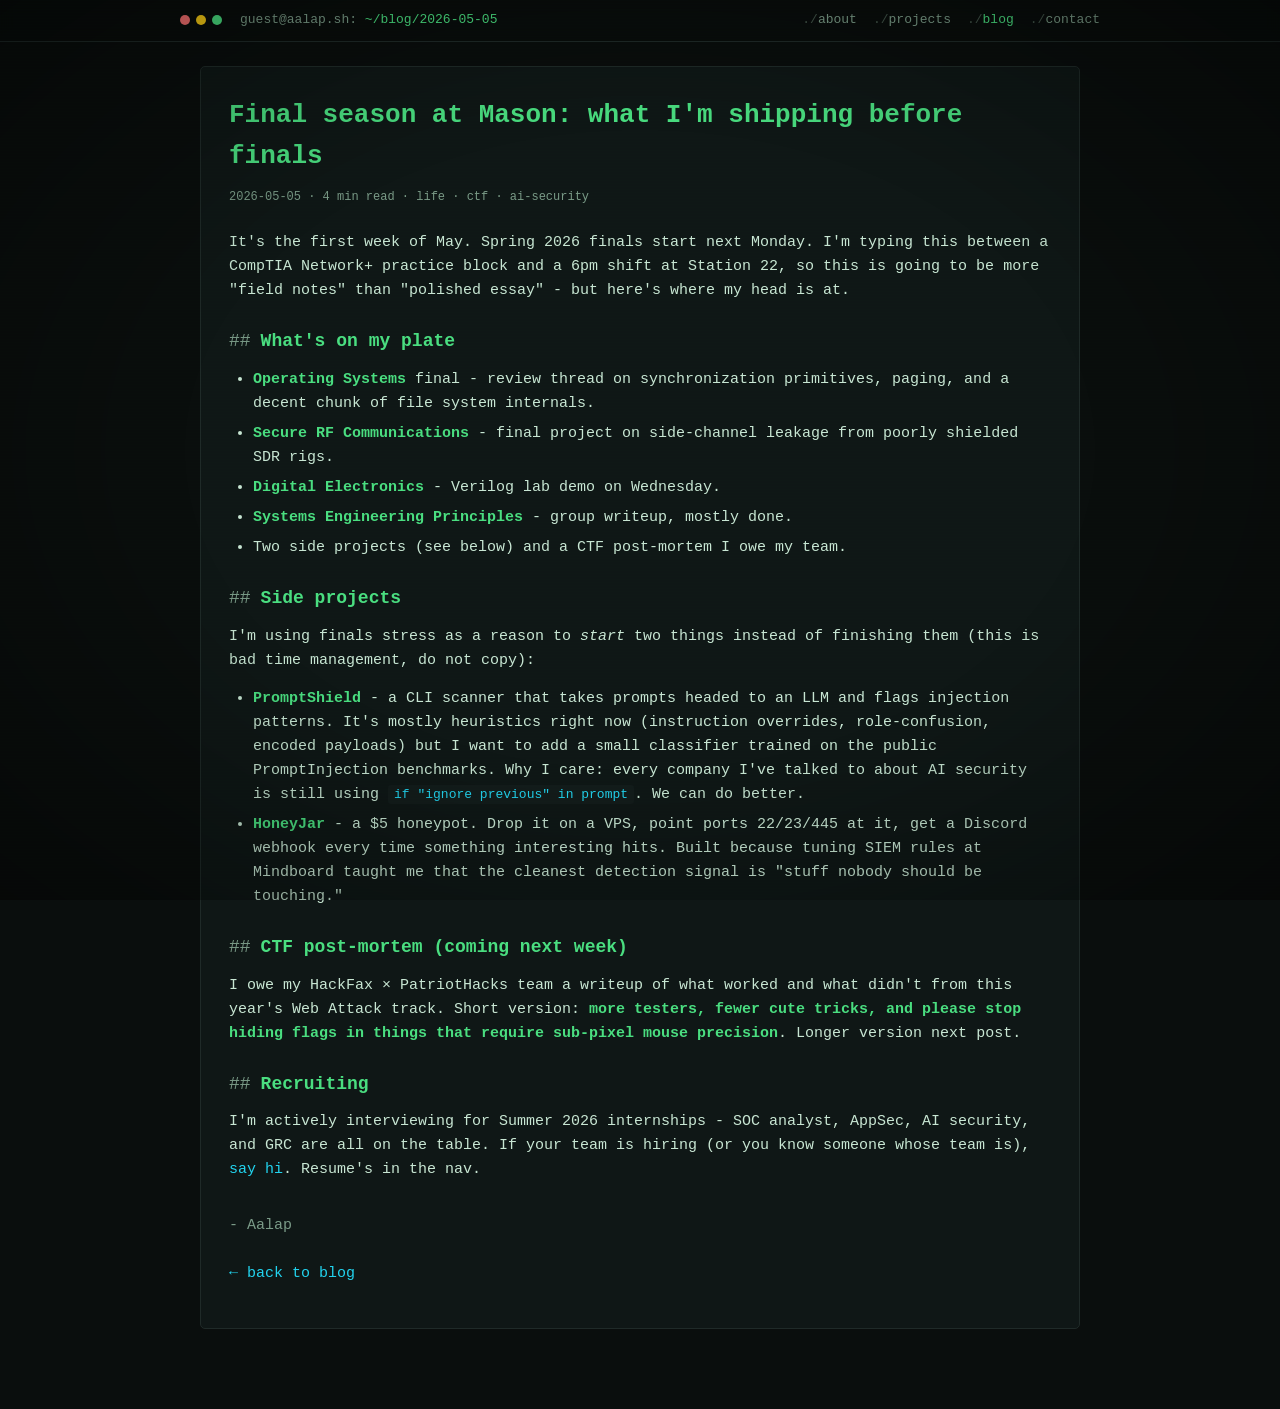
<file: posts/2026-05-05-final-season-at-mason.html>
<!doctype html>
<html lang="en">
<head>
<meta charset="utf-8" />
<meta name="viewport" content="width=device-width, initial-scale=1" />
<title>Final season at Mason - Aalap Shah</title>
<link rel="stylesheet" href="../style.css" />
<link rel="icon" href="data:image/svg+xml;utf8,<svg xmlns='http://www.w3.org/2000/svg' viewBox='0 0 64 64'><rect width='64' height='64' fill='%230a0e0d'/><text x='8' y='44' font-family='monospace' font-size='32' fill='%234ade80'>%26gt;_</text></svg>" />
</head>
<body>

<header class="topbar">
  <div class="topbar-inner">
    <div class="dots"><span class="dot r"></span><span class="dot y"></span><span class="dot g"></span></div>
    <div class="path">guest@aalap.sh: <span>~/blog/2026-05-05</span></div>
    <nav class="nav">
      <a href="../index.html#about">about</a>
      <a href="../index.html#projects">projects</a>
      <a href="../blog.html" class="active">blog</a>
      <a href="../index.html#contact">contact</a>
    </nav>
  </div>
</header>

<main class="wrap">
  <article class="post-body">
    <h1>Final season at Mason: what I'm shipping before finals</h1>
    <div class="post-meta">2026-05-05 · 4 min read · life · ctf · ai-security</div>

    <p>
      It's the first week of May. Spring 2026 finals start next Monday. I'm typing this between
      a CompTIA Network+ practice block and a 6pm shift at Station 22, so this is going to be more
      "field notes" than "polished essay" - but here's where my head is at.
    </p>

    <h2>What's on my plate</h2>
    <ul>
      <li><strong>Operating Systems</strong> final - review thread on synchronization primitives, paging, and a decent chunk of file system internals.</li>
      <li><strong>Secure RF Communications</strong> - final project on side-channel leakage from poorly shielded SDR rigs.</li>
      <li><strong>Digital Electronics</strong> - Verilog lab demo on Wednesday.</li>
      <li><strong>Systems Engineering Principles</strong> - group writeup, mostly done.</li>
      <li>Two side projects (see below) and a CTF post-mortem I owe my team.</li>
    </ul>

    <h2>Side projects</h2>
    <p>
      I'm using finals stress as a reason to <em>start</em> two things instead of finishing them
      (this is bad time management, do not copy):
    </p>
    <ul>
      <li>
        <strong>PromptShield</strong> - a CLI scanner that takes prompts headed to an LLM and
        flags injection patterns. It's mostly heuristics right now (instruction overrides,
        role-confusion, encoded payloads) but I want to add a small classifier trained on the
        public PromptInjection benchmarks. Why I care: every company I've talked to about
        AI security is still using <code>if "ignore previous" in prompt</code>. We can do better.
      </li>
      <li>
        <strong>HoneyJar</strong> - a $5 honeypot. Drop it on a VPS, point ports 22/23/445 at it,
        get a Discord webhook every time something interesting hits. Built because tuning SIEM
        rules at Mindboard taught me that the cleanest detection signal is "stuff nobody should
        be touching."
      </li>
    </ul>

    <h2>CTF post-mortem (coming next week)</h2>
    <p>
      I owe my HackFax × PatriotHacks team a writeup of what worked and what didn't from this
      year's Web Attack track. Short version: <strong>more testers, fewer cute tricks, and please
      stop hiding flags in things that require sub-pixel mouse precision</strong>. Longer version
      next post.
    </p>

    <h2>Recruiting</h2>
    <p>
      I'm actively interviewing for Summer 2026 internships - SOC analyst, AppSec, AI security,
      and GRC are all on the table. If your team is hiring (or you know someone whose team is),
      <a href="mailto:aalap421+contactme@gmail.com">say hi</a>. Resume's in the nav.
    </p>

    <p class="dim" style="margin-top:32px">- Aalap</p>
    <p style="margin-top:24px"><a href="../blog.html">← back to blog</a></p>
  </article>
</main>
</body>
</html>
</file>
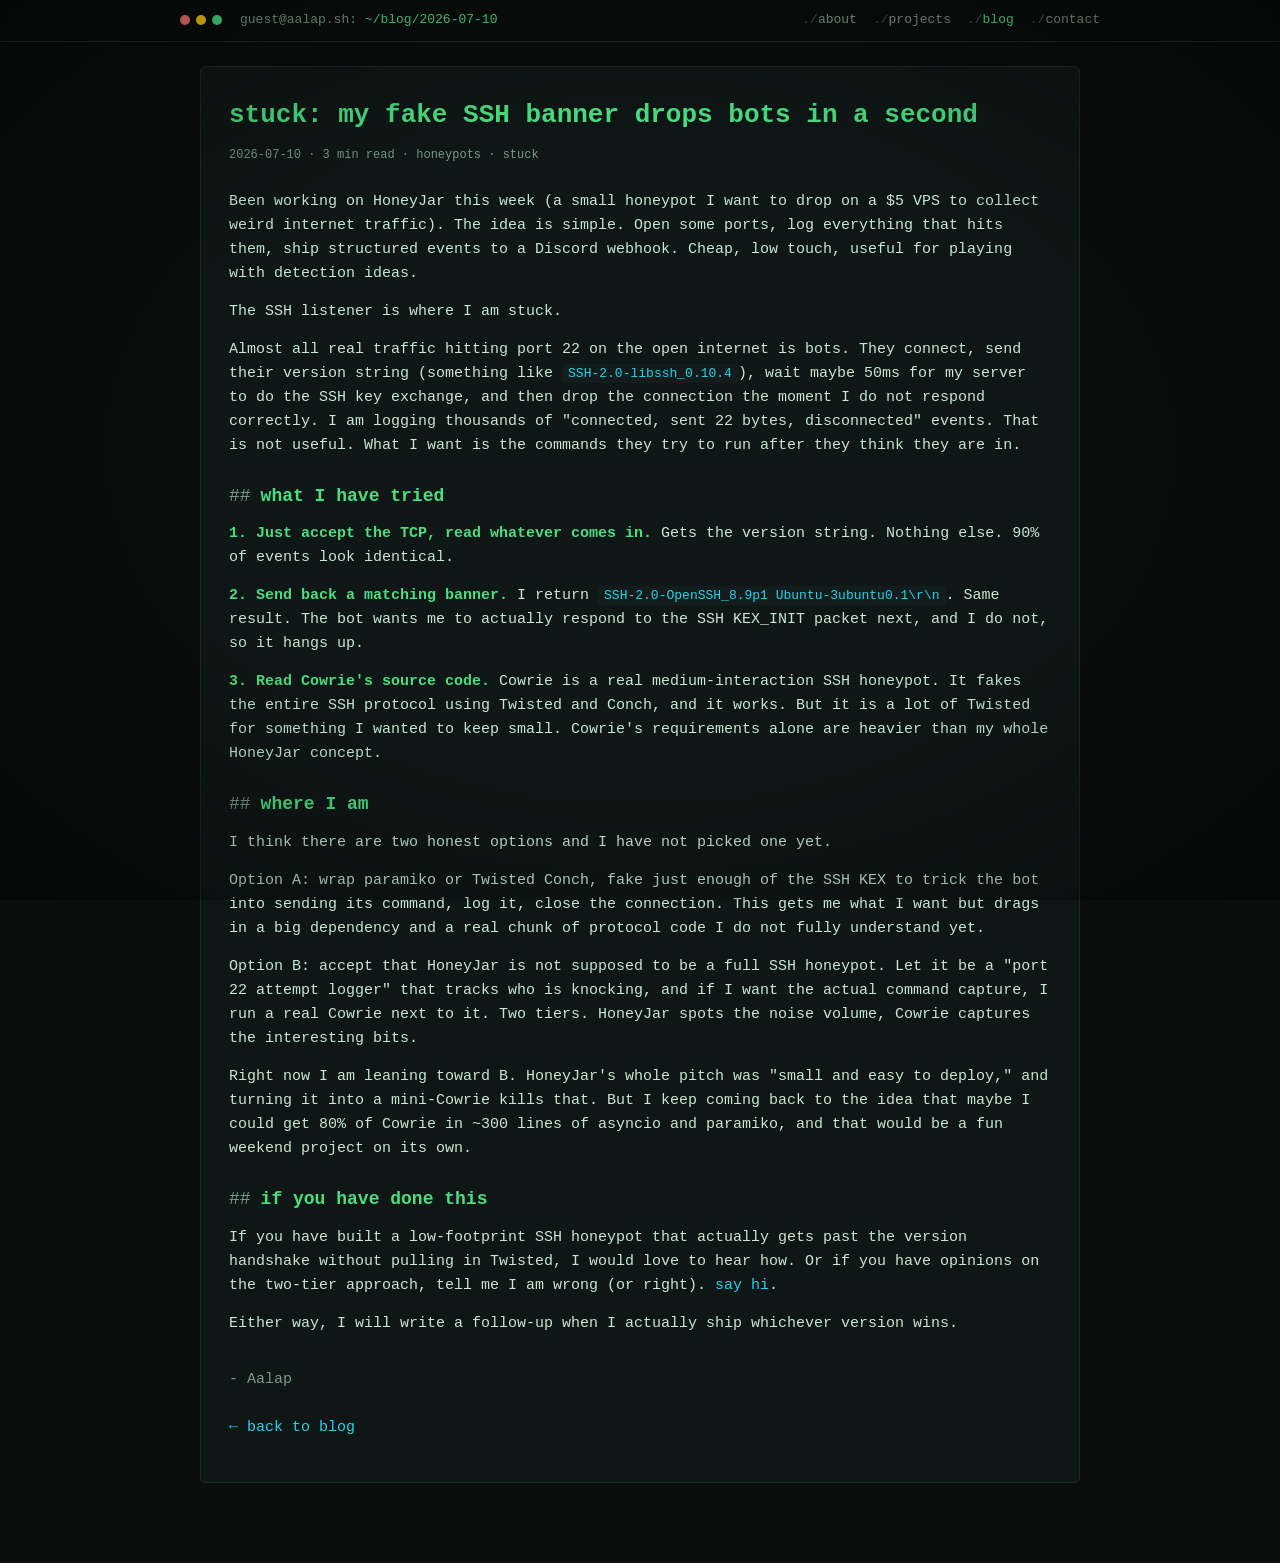
<file: posts/2026-07-10-stuck-on-ssh-banner.html>
<!doctype html>
<html lang="en">
<head>
<meta charset="utf-8" />
<meta name="viewport" content="width=device-width, initial-scale=1" />
<title>stuck: my fake SSH banner drops bots in a second - Aalap Shah</title>
<link rel="stylesheet" href="../style.css" />
<link rel="icon" href="data:image/svg+xml;utf8,<svg xmlns='http://www.w3.org/2000/svg' viewBox='0 0 64 64'><rect width='64' height='64' fill='%230a0e0d'/><text x='8' y='44' font-family='monospace' font-size='32' fill='%234ade80'>%26gt;_</text></svg>" />
</head>
<body>

<header class="topbar">
  <div class="topbar-inner">
    <div class="dots"><span class="dot r"></span><span class="dot y"></span><span class="dot g"></span></div>
    <div class="path">guest@aalap.sh: <span>~/blog/2026-07-10</span></div>
    <nav class="nav">
      <a href="../index.html#about">about</a>
      <a href="../index.html#projects">projects</a>
      <a href="../blog.html" class="active">blog</a>
      <a href="../index.html#contact">contact</a>
    </nav>
  </div>
</header>

<main class="wrap">
  <article class="post-body">
    <h1>stuck: my fake SSH banner drops bots in a second</h1>
    <div class="post-meta">2026-07-10 · 3 min read · honeypots · stuck</div>

    <p>
      Been working on HoneyJar this week (a small honeypot I want to drop on a $5 VPS
      to collect weird internet traffic). The idea is simple. Open some ports, log
      everything that hits them, ship structured events to a Discord webhook. Cheap,
      low touch, useful for playing with detection ideas.
    </p>

    <p>
      The SSH listener is where I am stuck.
    </p>

    <p>
      Almost all real traffic hitting port 22 on the open internet is bots. They
      connect, send their version string (something like <code>SSH-2.0-libssh_0.10.4</code>),
      wait maybe 50ms for my server to do the SSH key exchange, and then drop the
      connection the moment I do not respond correctly. I am logging thousands of
      "connected, sent 22 bytes, disconnected" events. That is not useful. What I
      want is the commands they try to run after they think they are in.
    </p>

    <h2>what I have tried</h2>

    <p>
      <strong>1. Just accept the TCP, read whatever comes in.</strong> Gets the version
      string. Nothing else. 90% of events look identical.
    </p>

    <p>
      <strong>2. Send back a matching banner.</strong> I return
      <code>SSH-2.0-OpenSSH_8.9p1 Ubuntu-3ubuntu0.1\r\n</code>. Same result. The bot
      wants me to actually respond to the SSH KEX_INIT packet next, and I do not, so
      it hangs up.
    </p>

    <p>
      <strong>3. Read Cowrie's source code.</strong> Cowrie is a real medium-interaction
      SSH honeypot. It fakes the entire SSH protocol using Twisted and Conch, and it
      works. But it is a lot of Twisted for something I wanted to keep small. Cowrie's
      requirements alone are heavier than my whole HoneyJar concept.
    </p>

    <h2>where I am</h2>

    <p>
      I think there are two honest options and I have not picked one yet.
    </p>

    <p>
      Option A: wrap paramiko or Twisted Conch, fake just enough of the SSH KEX to
      trick the bot into sending its command, log it, close the connection. This gets
      me what I want but drags in a big dependency and a real chunk of protocol code
      I do not fully understand yet.
    </p>

    <p>
      Option B: accept that HoneyJar is not supposed to be a full SSH honeypot. Let it
      be a "port 22 attempt logger" that tracks who is knocking, and if I want the
      actual command capture, I run a real Cowrie next to it. Two tiers. HoneyJar spots
      the noise volume, Cowrie captures the interesting bits.
    </p>

    <p>
      Right now I am leaning toward B. HoneyJar's whole pitch was "small and easy to
      deploy," and turning it into a mini-Cowrie kills that. But I keep coming back to
      the idea that maybe I could get 80% of Cowrie in ~300 lines of asyncio and
      paramiko, and that would be a fun weekend project on its own.
    </p>

    <h2>if you have done this</h2>

    <p>
      If you have built a low-footprint SSH honeypot that actually gets past the version
      handshake without pulling in Twisted, I would love to hear how. Or if you have
      opinions on the two-tier approach, tell me I am wrong (or right).
      <a href="mailto:aalap421+contactme@gmail.com">say hi</a>.
    </p>

    <p>
      Either way, I will write a follow-up when I actually ship whichever version wins.
    </p>

    <p class="dim" style="margin-top:32px">- Aalap</p>
    <p style="margin-top:24px"><a href="../blog.html">← back to blog</a></p>
  </article>
</main>
</body>
</html>
</file>
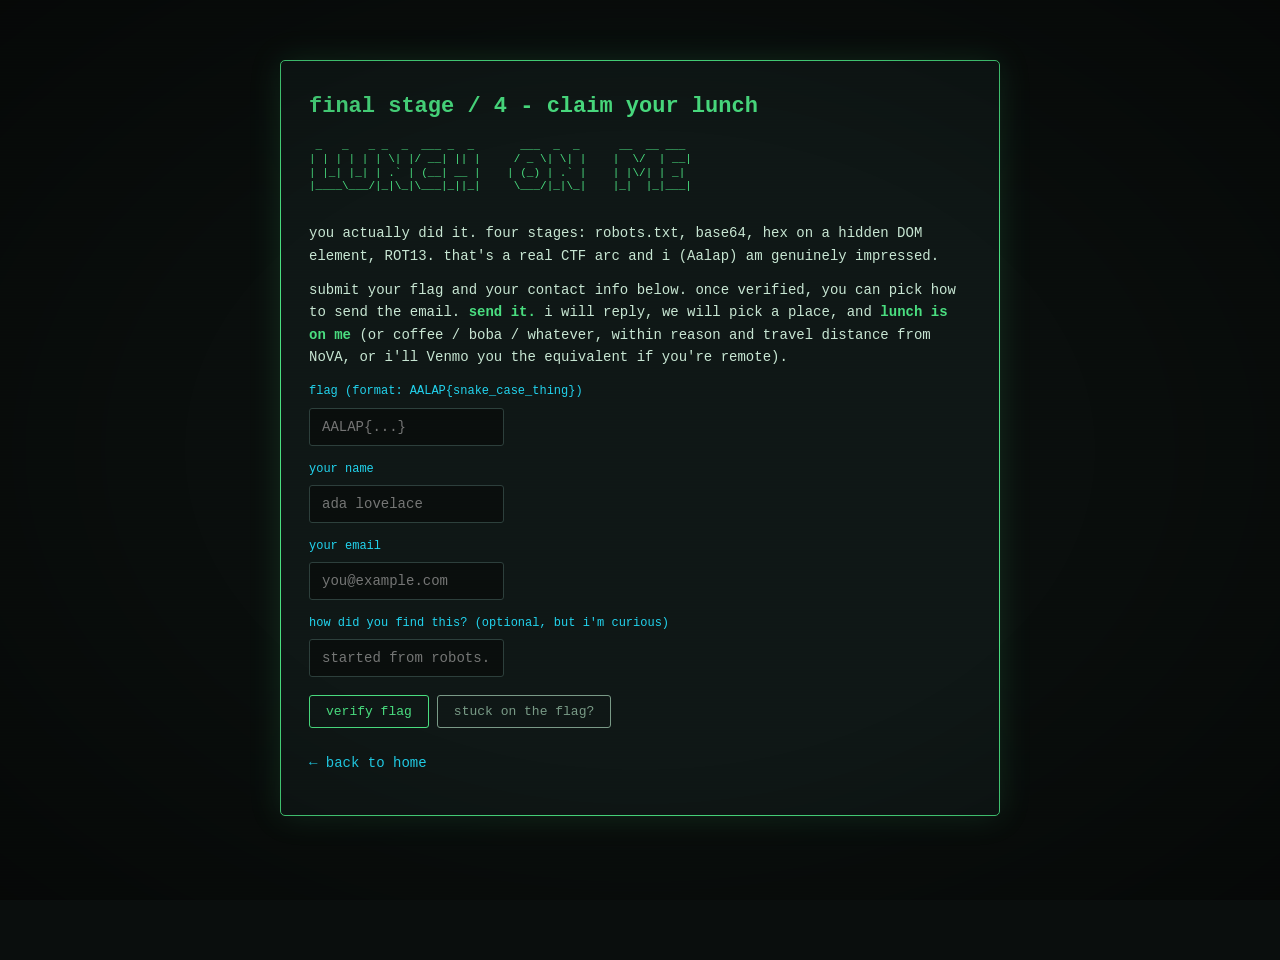
<file: secret/finalboss.html>
<!doctype html>
<html lang="en">
<head>
<meta charset="utf-8" />
<meta name="viewport" content="width=device-width, initial-scale=1" />
<meta name="robots" content="noindex" />
<title>final boss - claim your lunch</title>
<link rel="stylesheet" href="../style.css" />
</head>
<body>

<main class="terminal-page">
  <h1>final stage / 4 - claim your lunch</h1>

  <pre class="ascii">
 _   _   _ _  _  ___ _  _       ___  _  _      __  __ ___
| | | | | | \| |/ __| || |     / _ \| \| |    |  \/  | __|
| |_| |_| | .` | (__| __ |    | (_) | .` |    | |\/| | _|
|____\___/|_|\_|\___|_||_|     \___/|_|\_|    |_|  |_|___|
  </pre>

  <p>
    you actually did it. four stages: <code>robots.txt</code>, base64, hex on a hidden DOM
    element, ROT13. that's a real CTF arc and i (Aalap) am genuinely impressed.
  </p>

  <p>
    submit your flag and your contact info below. once verified, you can pick how to send the
    email. <strong>send it.</strong> i will reply, we will pick a place, and
    <strong>lunch is on me</strong> (or coffee / boba / whatever, within reason and travel
    distance from NoVA, or i'll Venmo you the equivalent if you're remote).
  </p>

  <label for="flag">flag (format: AALAP{snake_case_thing})</label>
  <input type="text" id="flag" placeholder="AALAP{...}" autocomplete="off" />

  <label for="name">your name</label>
  <input type="text" id="name" placeholder="ada lovelace" autocomplete="name" />

  <label for="email">your email</label>
  <input type="email" id="email" placeholder="you@example.com" autocomplete="email" />

  <label for="note">how did you find this? (optional, but i'm curious)</label>
  <input type="text" id="note" placeholder="started from robots.txt, made it through ROT13..." />

  <div class="input-row" style="margin-top:18px">
    <button class="btn" id="submit-btn">verify flag</button>
    <button class="btn dim" id="show-hint">stuck on the flag?</button>
  </div>
  <div id="hint" style="display:none; margin-top:12px" class="verdict">
    the flag was already in your hands on the previous stage. apply the same operation that revealed this URL.
  </div>

  <div id="verdict"></div>

  <!-- Send options shown after flag verifies -->
  <div id="send-options" style="display:none; margin-top:18px">
    <p class="dim" style="margin-bottom:10px">[ pick how to send. all four open the same pre-filled message. ]</p>
    <div class="input-row" style="flex-wrap:wrap; gap:8px">
      <a class="btn" id="send-gmail" target="_blank" rel="noopener">gmail (web)</a>
      <a class="btn cyan" id="send-outlook" target="_blank" rel="noopener">outlook (web)</a>
      <a class="btn dim" id="send-mailto">default mail app</a>
      <button class="btn dim" id="send-copy">copy email + body</button>
    </div>
    <p id="copy-status" class="dim" style="margin-top:8px; min-height:1.2em"></p>
  </div>

  <p style="margin-top:24px"><a href="../">← back to home</a></p>
</main>

<script>
// SHA-256 hash of the lowercased flag. The plaintext flag is NOT in this source.
const FLAG_HASH = "9d6edbe1de8f5a6efb3e74473030552b3415c69594d9568d2bb182193b90bbb9";
const RECIPIENT = "aalap421+lunchctf@gmail.com";

function safe(s){ return (s||"").replace(/[<>]/g,""); }

async function sha256hex(s) {
  const buf = new TextEncoder().encode(s);
  const h = await crypto.subtle.digest("SHA-256", buf);
  return Array.from(new Uint8Array(h)).map(b => b.toString(16).padStart(2, "0")).join("");
}

document.getElementById("show-hint").addEventListener("click", () => {
  const h = document.getElementById("hint");
  h.style.display = h.style.display === "none" ? "block" : "none";
});

document.getElementById("submit-btn").addEventListener("click", async () => {
  const flag = document.getElementById("flag").value.trim();
  const name = safe(document.getElementById("name").value.trim());
  const email = safe(document.getElementById("email").value.trim());
  const note = safe(document.getElementById("note").value.trim());
  const v = document.getElementById("verdict");
  const opts = document.getElementById("send-options");

  // Validate flag via hash so the answer never appears in source
  const submittedHash = await sha256hex(flag.toLowerCase());
  if (submittedHash !== FLAG_HASH) {
    v.className = "verdict bad";
    v.textContent = "[ flag rejected ] not quite. case doesn't matter, but the snake_case has to be exact.";
    opts.style.display = "none";
    return;
  }
  if (!name || !email) {
    v.className = "verdict bad";
    v.textContent = "[ contact required ] please add your name and email so i can reach out about lunch.";
    opts.style.display = "none";
    return;
  }

  v.className = "verdict ok";
  v.innerHTML = "[ flag accepted ] pick a way to send the email below. nice work.";

  // Build the message once, then attach to all four send options
  const subject = "[ aalap.sh CTF ] flag captured - lunch please";
  const body =
    "hey aalap,\n\n" +
    "name: " + name + "\n" +
    "email: " + email + "\n" +
    "flag: " + flag + "\n" +
    "found via: " + (note || "(not specified)") + "\n\n" +
    "i made it through your CTF, ready to cash in on that lunch\n";

  const eSubject = encodeURIComponent(subject);
  const eBody = encodeURIComponent(body);

  // Gmail web compose
  document.getElementById("send-gmail").href =
    "https://mail.google.com/mail/?view=cm&fs=1&to=" + encodeURIComponent(RECIPIENT) +
    "&su=" + eSubject + "&body=" + eBody;

  // Outlook web compose
  document.getElementById("send-outlook").href =
    "https://outlook.live.com/mail/0/deeplink/compose?to=" + encodeURIComponent(RECIPIENT) +
    "&subject=" + eSubject + "&body=" + eBody;

  // Default mail app via mailto
  document.getElementById("send-mailto").href =
    "mailto:" + RECIPIENT + "?subject=" + eSubject + "&body=" + eBody;
  document.getElementById("send-mailto").setAttribute("target", "_self");

  // Copy plaintext to clipboard so they can paste into anything
  const copyBtn = document.getElementById("send-copy");
  const copyStatus = document.getElementById("copy-status");
  copyBtn.onclick = async () => {
    const payload = "TO: " + RECIPIENT + "\nSUBJECT: " + subject + "\n\n" + body;
    try {
      await navigator.clipboard.writeText(payload);
      copyStatus.textContent = "[ copied ] paste into any email client.";
      copyStatus.style.color = "var(--green)";
    } catch (e) {
      copyStatus.textContent = "[ clipboard blocked ] select all and copy from below:";
      copyStatus.style.color = "var(--yellow)";
      const ta = document.createElement("textarea");
      ta.value = payload;
      ta.style.cssText = "width:100%; height:140px; margin-top:8px; background:var(--bg); color:var(--ink); border:1px solid var(--border-bright); padding:8px; font-family:var(--mono); font-size:12px;";
      copyStatus.after(ta);
      ta.select();
    }
  };

  opts.style.display = "block";
});
</script>
</body>
</html>
</file>
<file: style.css>
/* aalap.sh */

:root {
  --bg: #0a0e0d;
  --panel: #0f1716;
  --panel-2: #131c1b;
  --ink: #c8e6d3;
  --ink-dim: #7a9a87;
  --green: #4ade80;
  --cyan: #22d3ee;
  --yellow: #facc15;
  --red: #f87171;
  --border: #1f2a28;
  --border-bright: #2d3f3c;
  --shadow: 0 0 24px rgba(74, 222, 128, 0.08);
  --mono: "JetBrains Mono", "Fira Code", "SF Mono", "Menlo", "Consolas", monospace;
}

* { box-sizing: border-box; margin: 0; padding: 0; }

html { scroll-behavior: smooth; }

body {
  font-family: var(--mono);
  background: var(--bg);
  color: var(--ink);
  line-height: 1.6;
  font-size: 15px;
  min-height: 100vh;
  overflow-x: hidden;
  position: relative;
}

/* scanlines + vignette */
body::before {
  content: "";
  position: fixed;
  inset: 0;
  pointer-events: none;
  background:
    repeating-linear-gradient(
      to bottom,
      rgba(74, 222, 128, 0.025) 0px,
      rgba(74, 222, 128, 0.025) 1px,
      transparent 1px,
      transparent 3px
    );
  z-index: 1000;
  mix-blend-mode: overlay;
}

body::after {
  content: "";
  position: fixed;
  inset: 0;
  pointer-events: none;
  background: radial-gradient(ellipse at center, transparent 50%, rgba(0,0,0,0.4) 100%);
  z-index: 999;
}

a {
  color: var(--cyan);
  text-decoration: none;
  border-bottom: 1px dashed transparent;
  transition: border-color 0.15s, color 0.15s;
}
a:hover { border-bottom-color: var(--cyan); color: var(--green); }

::selection { background: var(--green); color: var(--bg); }

/* Make <strong> visibly bolder in monospace by tinting it green */
strong, b { color: var(--green); font-weight: 700; }
.post-body strong, .post-body b { color: var(--green); }

/* layout */

.wrap {
  max-width: 920px;
  margin: 0 auto;
  padding: 24px 20px 80px;
  position: relative;
  z-index: 1;
}

/* top nav */

.topbar {
  position: sticky;
  top: 0;
  z-index: 50;
  background: rgba(10, 14, 13, 0.92);
  backdrop-filter: blur(8px);
  border-bottom: 1px solid var(--border);
  padding: 10px 20px;
}

.topbar-inner {
  max-width: 920px;
  margin: 0 auto;
  display: flex;
  align-items: center;
  gap: 18px;
  font-size: 13px;
}

.topbar .dots { display: flex; gap: 6px; }
.topbar .dot {
  width: 10px; height: 10px; border-radius: 50%;
  background: #2d3f3c;
}
.topbar .dot.r { background: var(--red); }
.topbar .dot.y { background: var(--yellow); }
.topbar .dot.g { background: var(--green); }

.topbar .path { color: var(--ink-dim); flex: 1; }
.topbar .path span { color: var(--green); }

.nav { display: flex; gap: 16px; }
.nav a {
  color: var(--ink-dim);
  font-size: 13px;
  border: none;
}
.nav a:hover, .nav a.active { color: var(--green); }
.nav a::before { content: "./"; color: var(--ink-dim); opacity: 0.5; }

@media (max-width: 640px) {
  .topbar .path { display: none; }
  .nav { font-size: 12px; gap: 10px; flex-wrap: wrap; }
}

/* hero */

.hero {
  margin: 36px 0 48px;
  padding: 24px;
  background: var(--panel);
  border: 1px solid var(--border-bright);
  border-radius: 6px;
  box-shadow: var(--shadow);
  position: relative;
}

.hero .prompt { color: var(--green); margin-bottom: 8px; font-size: 13px; }
.hero .prompt::before { content: "guest@aalap.sh:~$ "; color: var(--ink-dim); }

.hero h1 {
  font-size: clamp(28px, 5vw, 44px);
  font-weight: 700;
  color: var(--green);
  letter-spacing: -0.5px;
  line-height: 1.1;
  margin: 4px 0 8px;
}
.hero .role {
  color: var(--cyan);
  font-size: clamp(14px, 2.5vw, 18px);
  margin-bottom: 18px;
}
.hero .role .sep { color: var(--ink-dim); margin: 0 8px; }

.hero .typed-line {
  color: var(--ink);
  margin-top: 18px;
  min-height: 1.6em;
  font-size: 14px;
}
.hero .typed-line .cursor {
  display: inline-block;
  width: 8px;
  height: 1em;
  background: var(--green);
  vertical-align: text-bottom;
  margin-left: 2px;
  animation: blink 1s steps(2) infinite;
}
@keyframes blink { 50% { opacity: 0; } }

.hero .actions {
  margin-top: 22px;
  display: flex;
  gap: 12px;
  flex-wrap: wrap;
}

.btn {
  display: inline-block;
  padding: 8px 16px;
  border: 1px solid var(--green);
  color: var(--green);
  background: transparent;
  font-family: var(--mono);
  font-size: 13px;
  cursor: pointer;
  border-radius: 3px;
  transition: all 0.15s;
}
.btn:hover { background: var(--green); color: var(--bg); border-bottom-color: var(--green); }
.btn.cyan { border-color: var(--cyan); color: var(--cyan); }
.btn.cyan:hover { background: var(--cyan); color: var(--bg); }
.btn.dim { border-color: var(--ink-dim); color: var(--ink-dim); }
.btn.dim:hover { background: var(--ink-dim); color: var(--bg); }

/* sections */

section { margin-bottom: 56px; scroll-margin-top: 80px; }

h2 {
  color: var(--green);
  font-size: 18px;
  margin-bottom: 18px;
  display: flex;
  align-items: center;
  gap: 10px;
}
h2::before {
  content: "##";
  color: var(--ink-dim);
  font-weight: 400;
}
h2 .meta {
  color: var(--ink-dim);
  font-size: 12px;
  margin-left: auto;
  font-weight: 400;
}

h3 {
  color: var(--cyan);
  font-size: 15px;
  margin-bottom: 6px;
}

p { margin-bottom: 12px; color: var(--ink); }
p.dim { color: var(--ink-dim); font-size: 13px; }

ul.bullets {
  list-style: none;
  margin-left: 0;
}
ul.bullets li {
  padding-left: 20px;
  position: relative;
  margin-bottom: 6px;
  font-size: 14px;
  color: var(--ink);
}
ul.bullets li::before {
  content: "▸";
  position: absolute;
  left: 0;
  color: var(--green);
}

/* cards */

.grid {
  display: grid;
  grid-template-columns: repeat(auto-fit, minmax(280px, 1fr));
  gap: 16px;
}

.card {
  background: var(--panel);
  border: 1px solid var(--border);
  border-radius: 5px;
  padding: 18px;
  transition: border-color 0.2s, transform 0.2s;
  position: relative;
  overflow: hidden;
}
.card:hover {
  border-color: var(--green);
  transform: translateY(-2px);
}

.card .tag-row {
  display: flex;
  gap: 6px;
  flex-wrap: wrap;
  margin-bottom: 10px;
}
.tag {
  font-size: 10px;
  padding: 2px 8px;
  border: 1px solid var(--border-bright);
  border-radius: 999px;
  color: var(--ink-dim);
  text-transform: uppercase;
  letter-spacing: 0.5px;
}
.tag.green { color: var(--green); border-color: var(--green); }
.tag.cyan { color: var(--cyan); border-color: var(--cyan); }
.tag.yellow { color: var(--yellow); border-color: var(--yellow); }

.card h3 a { color: var(--cyan); border: none; }
.card h3 a:hover { color: var(--green); }

.card .desc {
  color: var(--ink);
  font-size: 13px;
  margin: 8px 0 12px;
}

.card .meta {
  font-size: 11px;
  color: var(--ink-dim);
  display: flex;
  justify-content: space-between;
  margin-top: 12px;
  padding-top: 10px;
  border-top: 1px dashed var(--border);
}

/* skill matrix */

.skill-grid {
  display: grid;
  grid-template-columns: repeat(auto-fit, minmax(220px, 1fr));
  gap: 14px;
}
.skill-block {
  background: var(--panel);
  border: 1px solid var(--border);
  border-radius: 4px;
  padding: 14px;
}
.skill-block h4 {
  color: var(--cyan);
  font-size: 12px;
  text-transform: uppercase;
  letter-spacing: 1px;
  margin-bottom: 10px;
}
.skill-block .pills {
  display: flex;
  gap: 6px;
  flex-wrap: wrap;
}
.skill-block .pill {
  font-size: 11px;
  padding: 3px 9px;
  background: var(--panel-2);
  border: 1px solid var(--border-bright);
  border-radius: 3px;
  color: var(--ink);
}

/* certs */

.cert-row {
  display: flex;
  flex-direction: column;
  gap: 6px;
}
.cert {
  display: flex;
  gap: 12px;
  padding: 10px 14px;
  background: var(--panel);
  border-left: 2px solid var(--green);
  border-radius: 0 3px 3px 0;
  align-items: center;
  font-size: 13px;
}
.cert.dim { border-left-color: var(--ink-dim); color: var(--ink-dim); }
.cert .stat {
  font-size: 10px;
  letter-spacing: 1px;
  text-transform: uppercase;
  margin-left: auto;
  color: var(--green);
}
.cert.dim .stat { color: var(--yellow); }

/* now / status */

.now-block {
  background: linear-gradient(180deg, var(--panel), var(--panel-2));
  border: 1px solid var(--border-bright);
  border-radius: 5px;
  padding: 18px;
}
.now-block .now-line {
  display: flex;
  gap: 12px;
  margin-bottom: 8px;
  font-size: 13px;
}
.now-block .now-line .key {
  color: var(--cyan);
  min-width: 100px;
}
.now-block .now-line .val { color: var(--ink); }
.now-block .now-line .pulse {
  display: inline-block;
  width: 8px; height: 8px;
  border-radius: 50%;
  background: var(--green);
  margin-right: 6px;
  animation: pulse 1.6s infinite;
  vertical-align: middle;
}
@keyframes pulse {
  0%, 100% { box-shadow: 0 0 0 0 rgba(74, 222, 128, 0.6); }
  50% { box-shadow: 0 0 0 6px rgba(74, 222, 128, 0); }
}

/* contact + footer */

.contact {
  background: var(--panel);
  border: 1px solid var(--border-bright);
  padding: 22px;
  border-radius: 5px;
  text-align: center;
}
.contact h2 { justify-content: center; }
.contact .row {
  display: flex;
  gap: 18px;
  justify-content: center;
  flex-wrap: wrap;
  margin-top: 14px;
}

footer {
  margin-top: 60px;
  padding-top: 20px;
  border-top: 1px dashed var(--border);
  color: var(--ink-dim);
  font-size: 12px;
  text-align: center;
  line-height: 1.8;
}
footer .last-updated { color: var(--green); }

/* blog */

.post-list .card {
  display: block;
}

.post-body {
  background: var(--panel);
  padding: 28px;
  border: 1px solid var(--border);
  border-radius: 5px;
}
.post-body h1 { color: var(--green); font-size: 26px; margin-bottom: 10px; }
.post-body .post-meta { color: var(--ink-dim); font-size: 12px; margin-bottom: 24px; }
.post-body p { margin-bottom: 14px; font-size: 15px; }
.post-body code {
  background: var(--panel-2);
  padding: 2px 6px;
  border-radius: 3px;
  font-size: 13px;
  color: var(--cyan);
}
.post-body pre {
  background: var(--panel-2);
  padding: 14px;
  border-radius: 4px;
  border: 1px solid var(--border);
  overflow-x: auto;
  margin: 14px 0;
}
.post-body h2 { font-size: 18px; margin: 24px 0 12px; }
.post-body ul { margin: 12px 0 12px 24px; }
.post-body li { margin-bottom: 6px; }
.post-body blockquote {
  border-left: 3px solid var(--cyan);
  padding-left: 14px;
  margin: 16px 0;
  color: var(--ink-dim);
  font-style: italic;
}

/* secret + 404 pages */

.terminal-page {
  max-width: 720px;
  margin: 60px auto;
  padding: 28px;
  background: var(--panel);
  border: 1px solid var(--green);
  border-radius: 5px;
  box-shadow: 0 0 32px rgba(74, 222, 128, 0.15);
}
.terminal-page h1 {
  color: var(--green);
  font-size: 22px;
  margin-bottom: 16px;
}
.terminal-page p { font-size: 14px; margin-bottom: 12px; }
.terminal-page .ascii {
  white-space: pre;
  color: var(--green);
  font-size: 11px;
  line-height: 1.2;
  margin: 16px 0;
  overflow-x: auto;
}
.terminal-page .input-row {
  margin-top: 18px;
  display: flex;
  gap: 8px;
  align-items: center;
}
.terminal-page input[type="text"], .terminal-page input[type="email"] {
  flex: 1;
  background: var(--bg);
  border: 1px solid var(--border-bright);
  color: var(--ink);
  padding: 10px 12px;
  font-family: var(--mono);
  font-size: 14px;
  border-radius: 3px;
}
.terminal-page input:focus {
  outline: none;
  border-color: var(--green);
}
.terminal-page label {
  display: block;
  margin: 14px 0 6px;
  font-size: 12px;
  color: var(--cyan);
}
.terminal-page .verdict {
  margin-top: 14px;
  padding: 10px;
  border-radius: 3px;
  font-size: 13px;
}
.terminal-page .verdict.ok { background: rgba(74, 222, 128, 0.1); color: var(--green); border: 1px solid var(--green); }
.terminal-page .verdict.bad { background: rgba(248, 113, 113, 0.1); color: var(--red); border: 1px solid var(--red); }

/* hidden span used by CTF stage 2 */
#quiet { color: var(--bg); user-select: all; }
#quiet:hover { color: var(--ink-dim); }

/* utility */
.row { display: flex; gap: 14px; flex-wrap: wrap; }
.spacer { height: 24px; }
</file>
